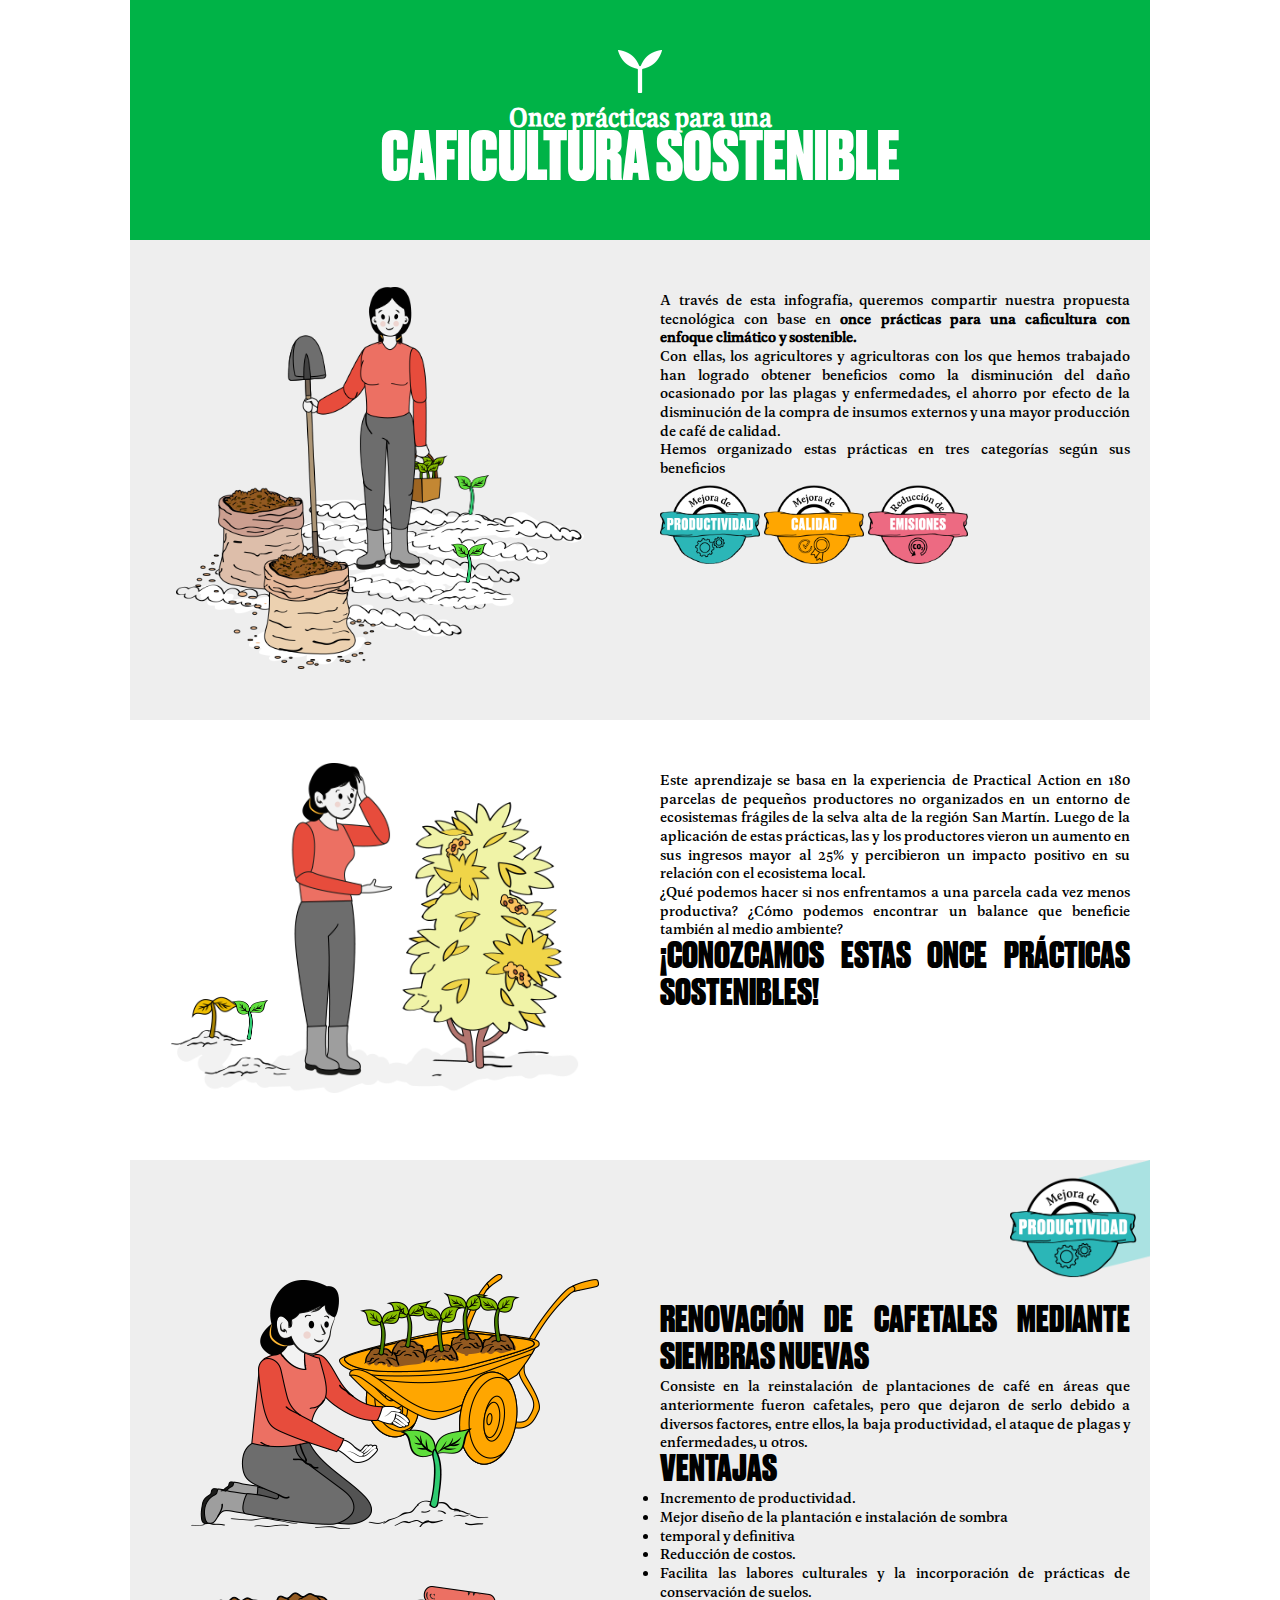
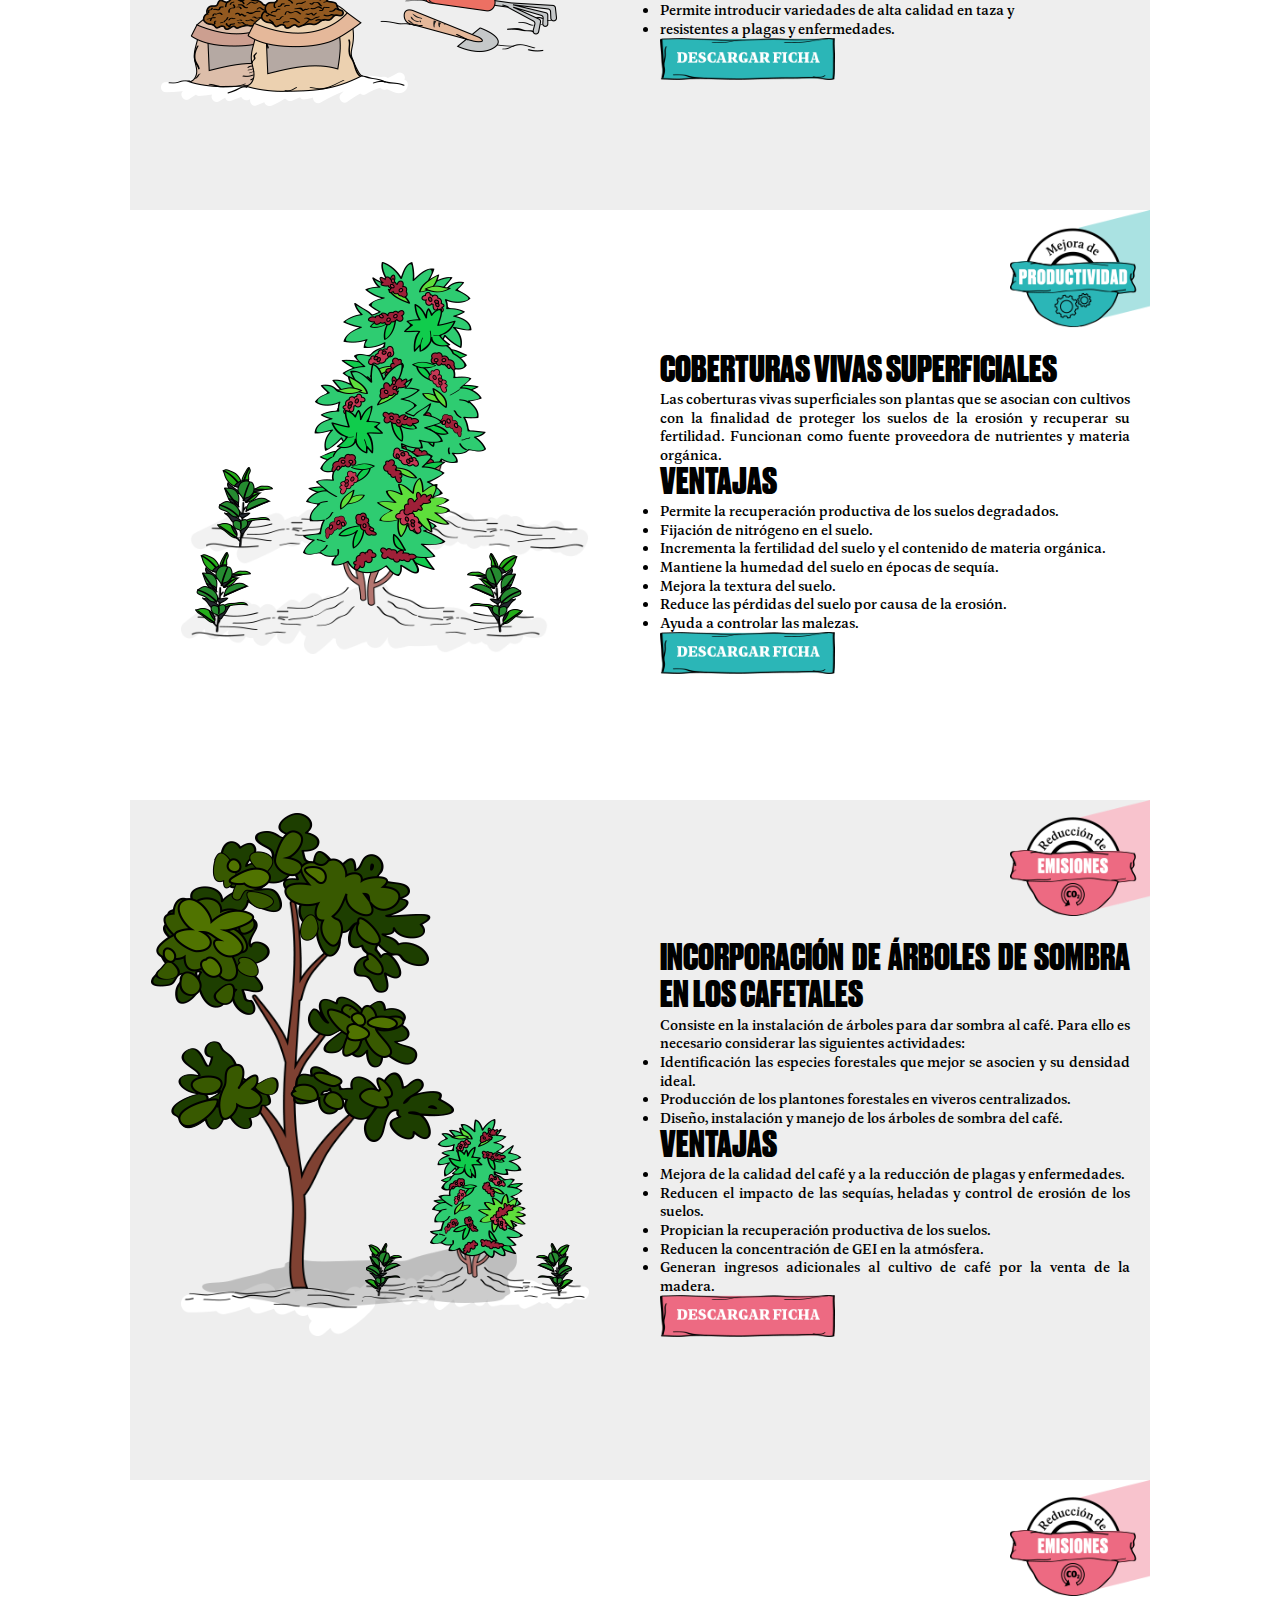
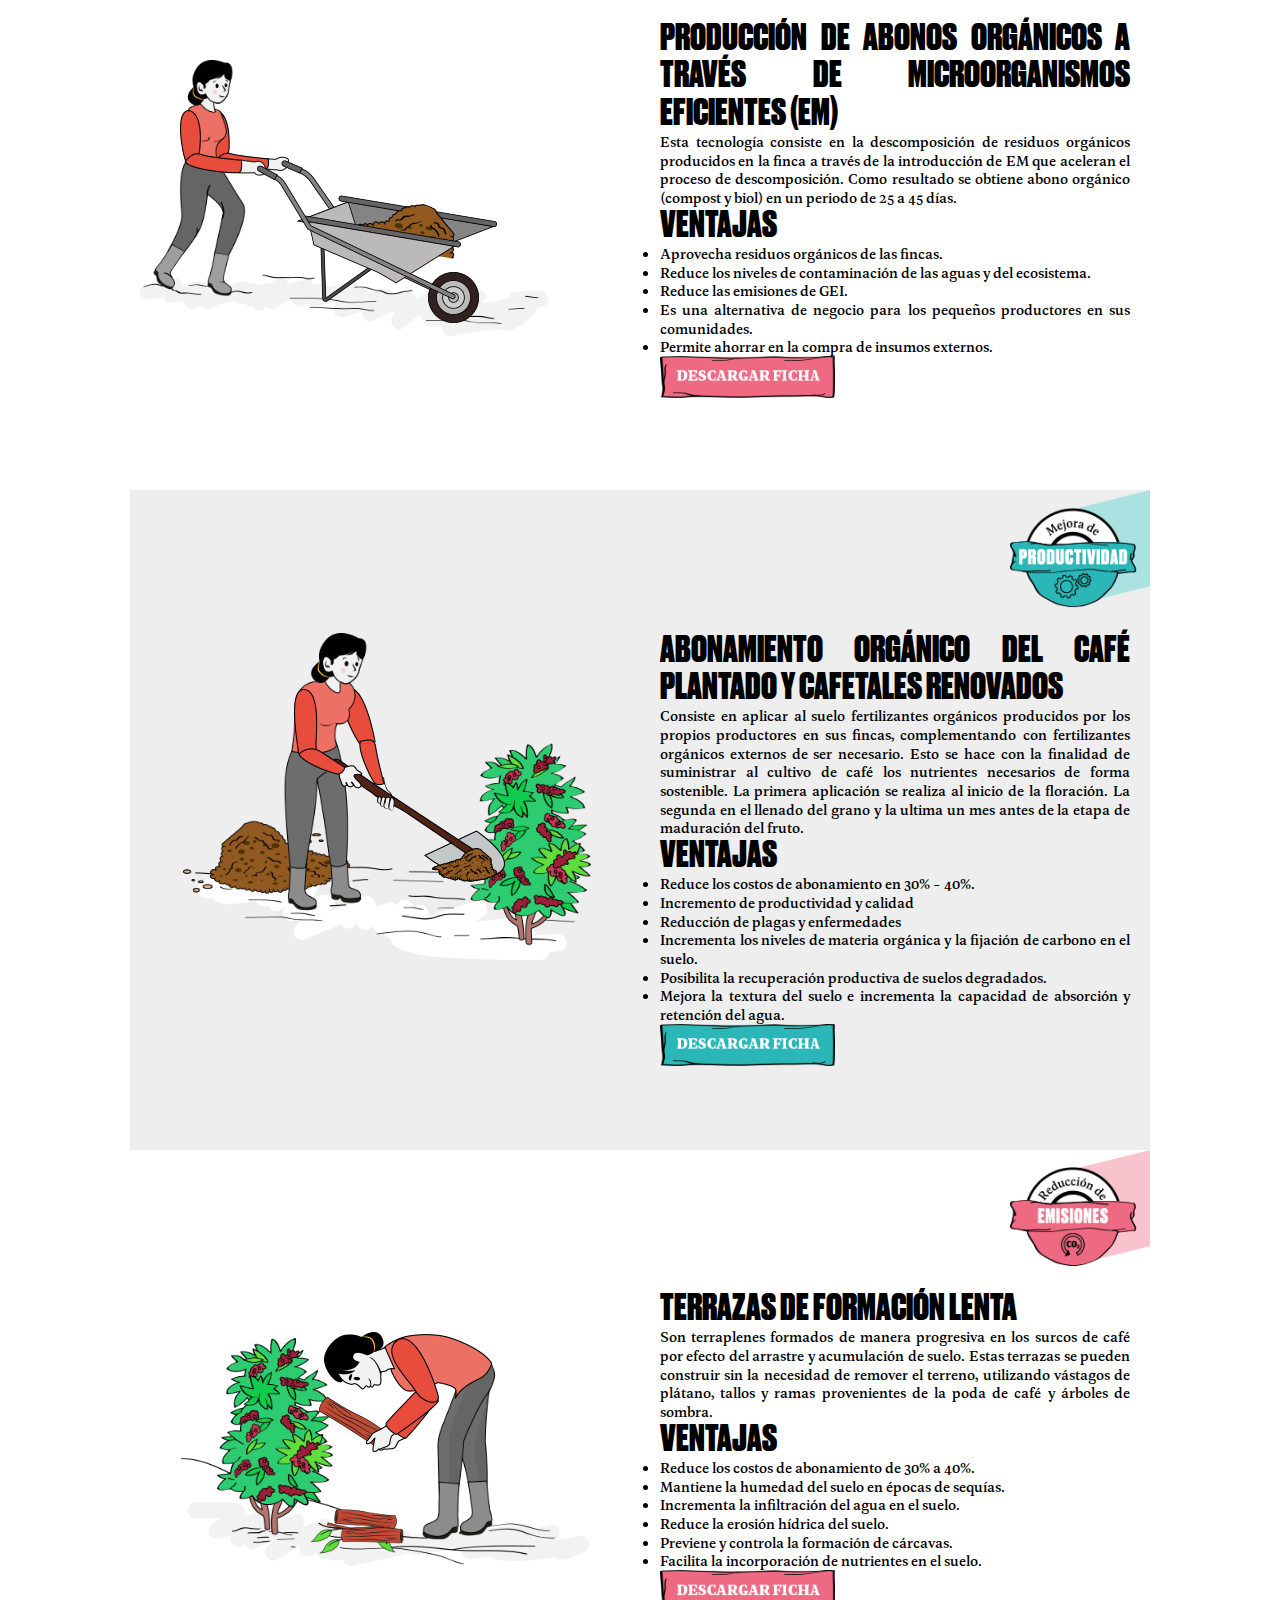
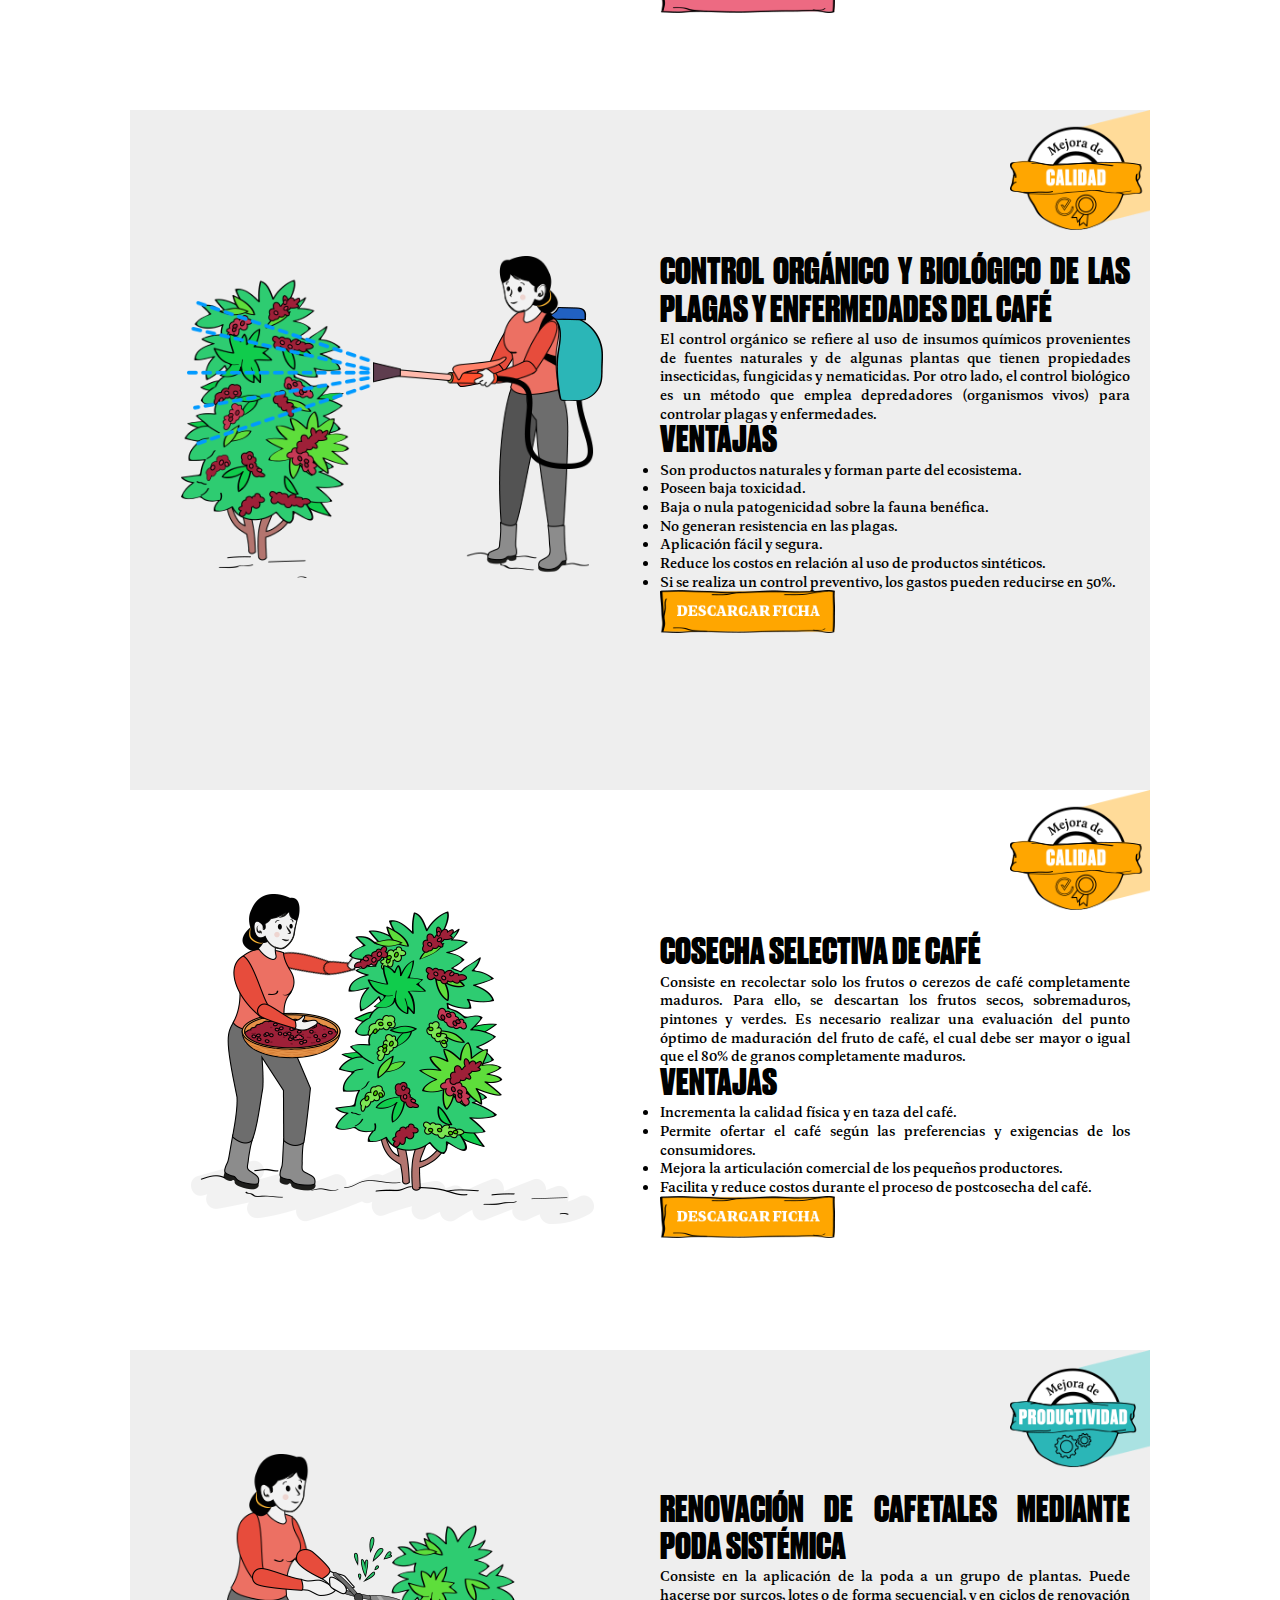
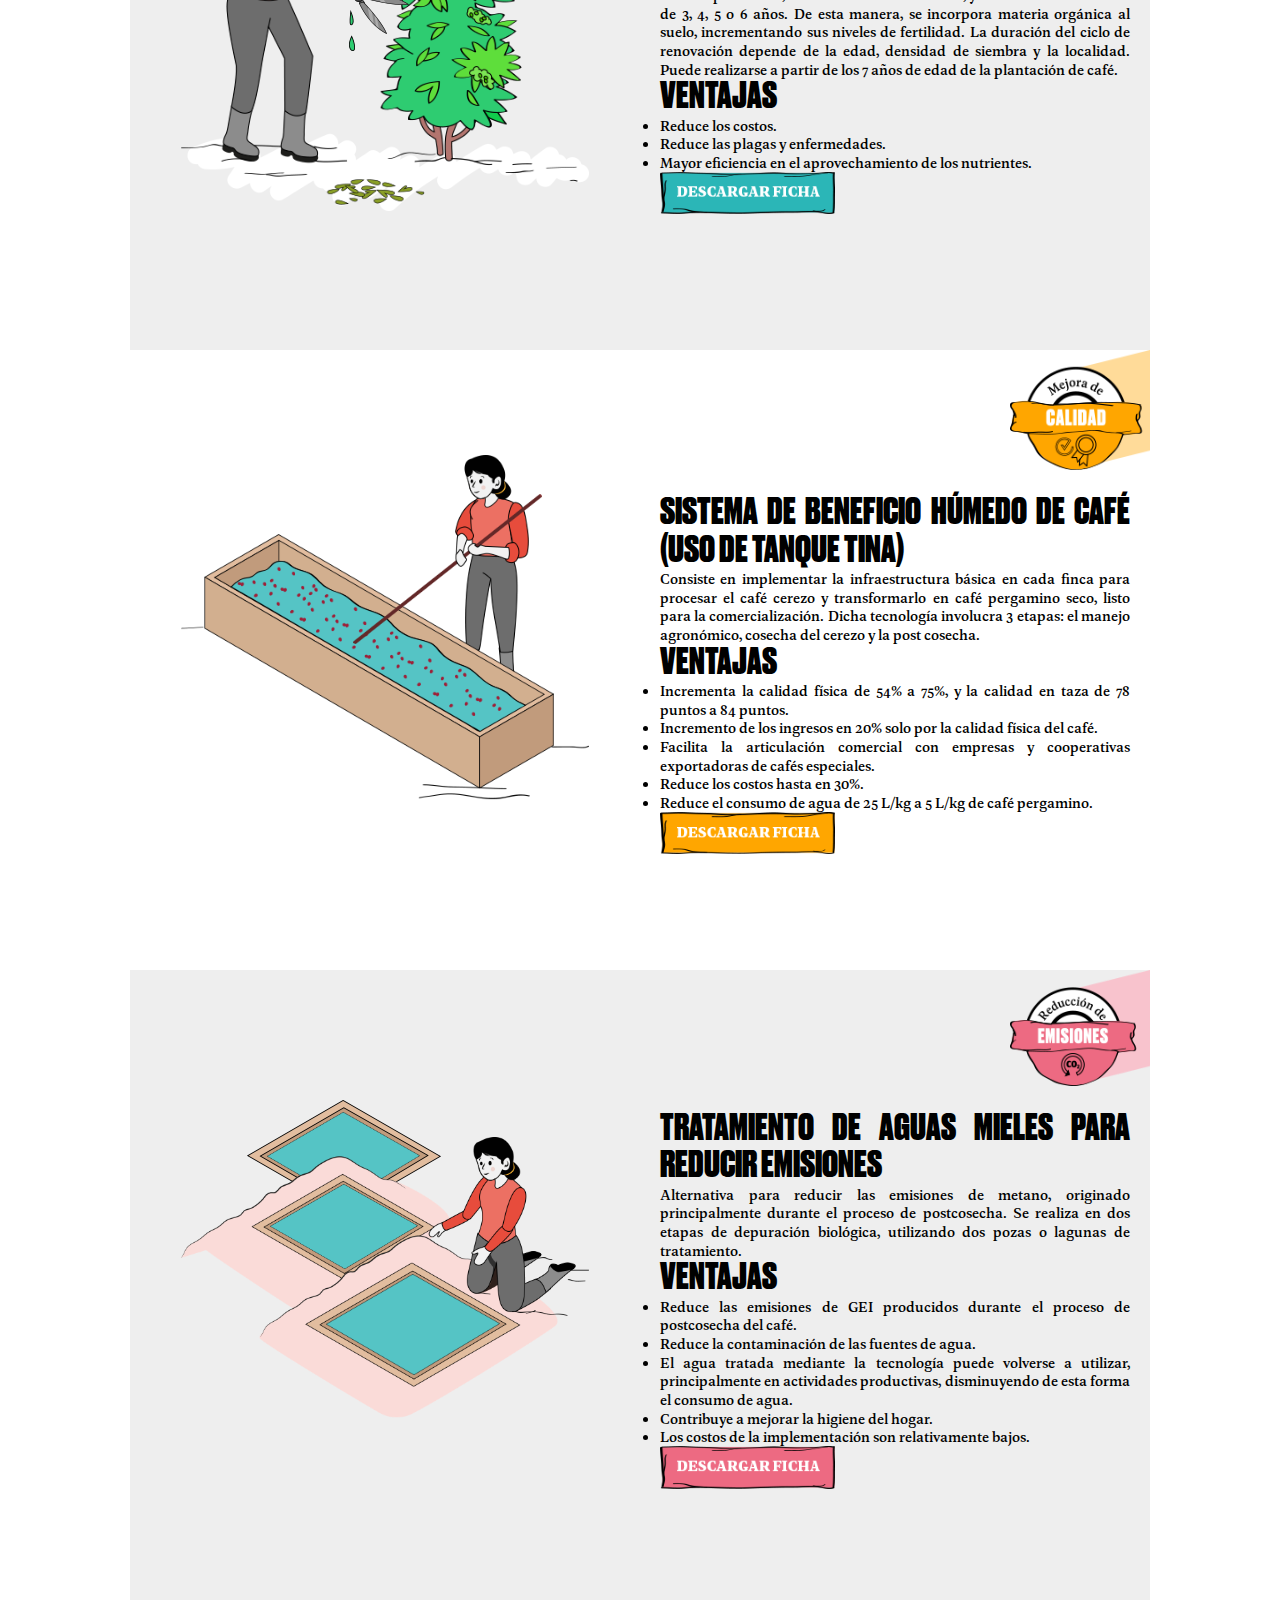
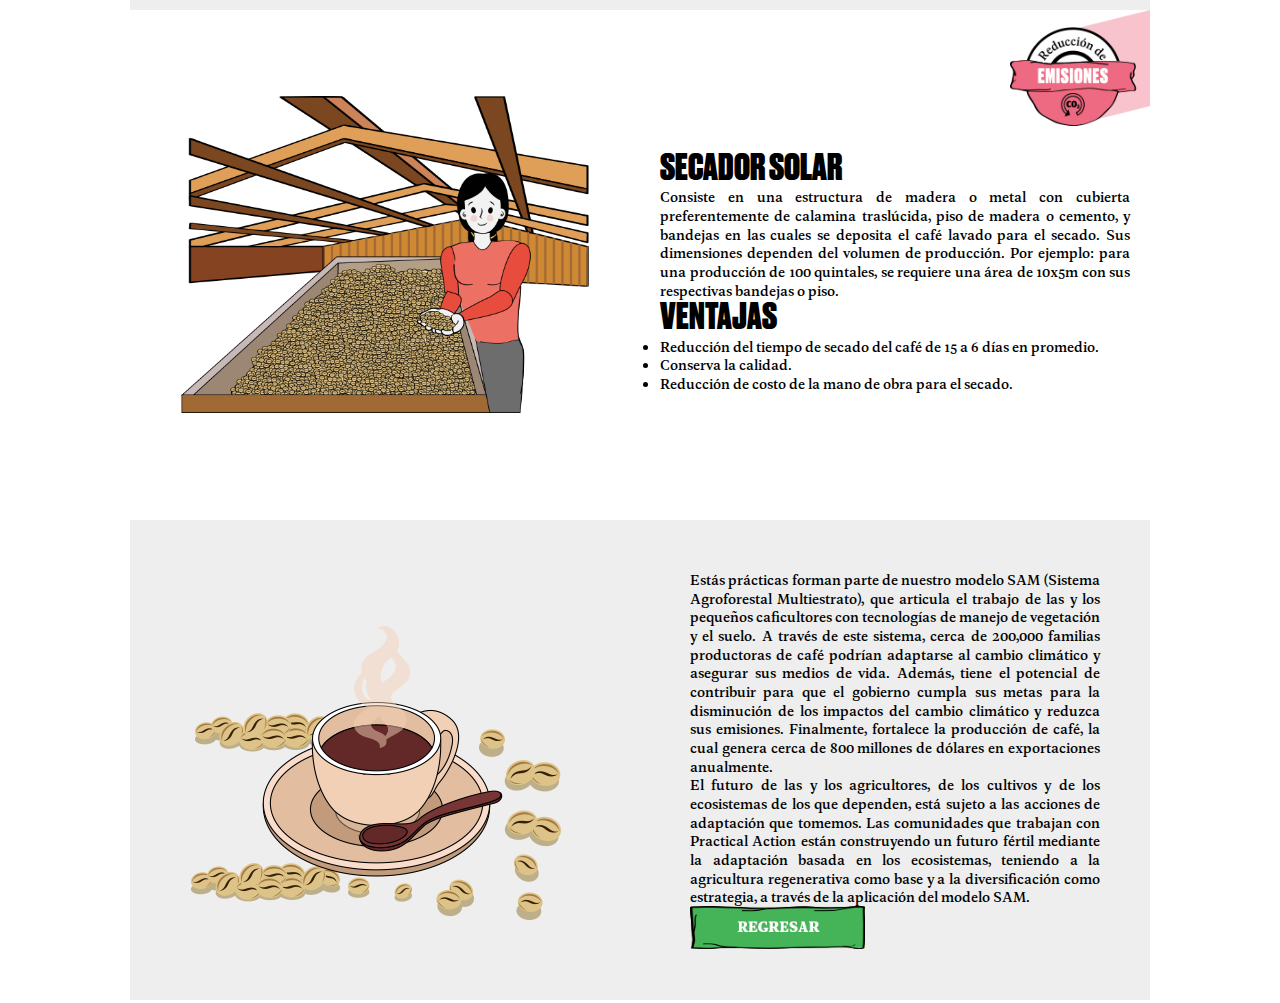
<file: index.html>
<!doctype html>
<html lang="es">
<head>
    <meta charset="utf-8">
    <title>Once tecnologías para una caficultura sostenible</title>
    <meta name="viewport" content="width=device-width, initial-scale=1">
    <script src="https://ajax.googleapis.com/ajax/libs/jquery/3.5.1/jquery.min.js"></script>
    <link href="https://cdn.jsdelivr.net/npm/bootstrap@5.0.0-beta3/dist/css/bootstrap.min.css" rel="stylesheet" integrity="sha384-eOJMYsd53ii+scO/bJGFsiCZc+5NDVN2yr8+0RDqr0Ql0h+rP48ckxlpbzKgwra6" crossorigin="anonymous">
    <script src="https://cdn.jsdelivr.net/npm/bootstrap@5.0.0-beta3/dist/js/bootstrap.bundle.min.js" integrity="sha384-JEW9xMcG8R+pH31jmWH6WWP0WintQrMb4s7ZOdauHnUtxwoG2vI5DkLtS3qm9Ekf" crossorigin="anonymous"></script>
    <link rel="stylesheet" href="css/estilo.css">
    <script src="https://unpkg.com/aos@2.3.1/dist/aos.js"></script>


</head>
<body>
<main>

<div class="grid-container">
    <!--
     <div id="idInicio" style="background-color: #00b347;height: 300px;padding-top: 30px;text-align: center;position: relative;">

         <div style="height:185px;margin: 0;position: relative;top: 50%;left: 50%;-ms-transform: translate(-50%, -50%);transform: translate(-50%, -50%);">
        </div>
    </div>
  -->
    <div id="responsive-titulo" style="display: grid;grid-template-columns: auto;background-color: #00b347;padding: 50px;box-sizing:border-box;">
        <div style="text-align: center;height: 50px;">
            <img id="plan" zoom-in-up src="img/fot1/planta_intro.png" />
        </div>
        <div class="subtituloh4" style="text-align: center;height: 20px;">
            <h4 class="subtitulo" style="font-family: 'Ludka Biniek';color: white;font-size: 20pt;">Once prácticas para una</h4>
        </div>
        <div style="text-align: center;height: 70px;">
            <span class="titulo" style="font-family: 'Druk Heavy';color: white;font-size: 50pt;">CAFICULTURA SOSTENIBLE</span>
        </div>
    </div>


    <!----- FOTOGRAMA 01 ----->
    <div id="sec1" class="grid-sub-container" style="background-color: #eeeeee;height: 480px">
        <div class="imagen1" style="max-width: 100%;position: relative;width:510px;height: 470px;margin: 0 auto;">
            <img id="imgFt1" src="img/fot1/fot1_ESTATICO.png" class="img-puestas" style="top:10%;left: 9%;" />
            <img id="Planta1Ft1" height="40px" src="img/fot1/fot1_plantaCRECER.png" class="img-puestas" style="top:50%;left: 63.5%;" />
            <img id="Planta2Ft1" height="40px" src="img/fot1/fot1_plantaCRECER.png" class="img-puestas" style="top:64.5%;left: 63%;" />
        </div>
        <div class="respon-textito1" style="max-width: 100%;width:510px;height: 470px;padding: 50px 20px;text-align: justify;">
            <p class="textoCudadrado">
                A través de esta infografía, queremos compartir nuestra propuesta tecnológica con base en <b>once prácticas para una caficultura con enfoque climático y sostenible.</b>
            </p>
            <p class="textoCudadrado">
                Con ellas, los agricultores y agricultoras con los que hemos trabajado han logrado obtener beneficios como la disminución del daño ocasionado por las plagas y enfermedades, el ahorro por efecto de la disminución de la compra de insumos externos y una mayor producción de café de calidad.
            </p>
            <p class="textoCudadrado">
                Hemos organizado estas prácticas en tres categorías según sus beneficios
            </p>
            <div style="background-color: transparent;">
                <img src="img/estampas/sello3.png" style="max-width: 100px;" />
                <img src="img/estampas/sello2.png" style="max-width: 100px;"/>
                <img src="img/estampas/sello1.png" style="max-width: 100px;"/>
            </div>
        </div>
    </div>
    <!----- FOTOGRAMA 02 data-aos="fade-up" data-aos-duration="3000" ----->
    <div id="sec2" class="grid-sub-container" style="background-color: white;height: 440px">
        <div class="imagen2" style="max-width: 100%;position: relative;width:510px;height: 430px;margin: 0 auto;">
            <img src="img/fot2/fot2_ESTATICO.png" class="img-puestas" style="top:10%;left: 8%;" />
            <img id="plantaFt2" height="40px"  src="img/fot2/fot2_plantaCRECER.png" class="img-puestas" style="top:65%;left: 20%;" />
        </div>
        <div class="respon-textito2"  style="max-width: 100%;height: 430px;padding: 50px 20px;text-align: justify;">
            <p class="textoCudadrado">
                Este aprendizaje se basa en la experiencia de Practical Action en 180 parcelas de pequeños productores no organizados en un entorno de ecosistemas frágiles de la selva alta de la región San Martín. Luego de la aplicación de estas prácticas, las y los productores vieron un aumento en sus ingresos mayor al 25% y percibieron un impacto positivo en su relación con el ecosistema local.
            </p>
            <p class="textoCudadrado">
                ¿Qué podemos hacer si nos enfrentamos a una parcela cada vez menos productiva? ¿Cómo podemos encontrar un balance que beneficie también al medio ambiente?
            </p>

            <div>
            <div class="tituloCuadrado">
                ¡CONOZCAMOS ESTAS ONCE PRÁCTICAS SOSTENIBLES!
            </div>
            </div>
        </div>
    </div>
    <!----- FOTOGRAMA 03 ----->
    <div id="sec3" class="grid-sub-container" style="background-color: #eeeeee;height: 650px;">
        <div id="sec3img" style="max-width: 100%;position: relative;width:510px;height: 600px;margin: 0 auto;">
            <img id="img1Ft3" src="img/fot3/fot3_ESTATICO.png" class="img-puestas" style="top:20%;left: 12%;z-index: 3;"/>
            <img id="img2Ft3" src="img/fot3/fot3_objeto1_ESTATICO.png" class="img-puestas" style="top:19%;left: 41%;"/>
            <img id="img3Ft3" src="img/fot3/fot3_objeto2_ESTATICO.png" class="img-puestas" style="top:71%;left: 6%;"/>
            <img id="mano1Ft3" src="img/fot3/fot3_mujer1_mano2atras.png" class="img-puestas" style="top:32.4%;left: 35%;z-index: 2;"/>
            <img id="mano2Ft3" src="img/fot3/fot3_mujer1_mano1.png" class="img-puestas" style="top:33%;left: 25.1%;z-index: 4;"/>
        </div>
        <div id="sec3img1" style="max-width: 100%;height:600px;">
            <div style="background-color: transparent;text-align: right;">
                <img src="img/fot3/sello3A.png" style="max-width: 140px;"/>
            </div>
            <div style="padding: 20px; text-align: justify;">
                <div>
            <div class="tituloCuadrado">
                RENOVACIÓN DE CAFETALES
                MEDIANTE SIEMBRAS NUEVAS
            </div>
                </div>
                <p class="textoCudadrado">
                    Consiste en la reinstalación de plantaciones de café en áreas
                    que anteriormente fueron cafetales, pero que dejaron de serlo
                    debido a diversos factores, entre ellos, la baja productividad,
                    el ataque de plagas y enfermedades, u otros.
                </p>
                <div>
            <div class="tituloCuadrado">
                VENTAJAS
            </div>
                <ul class="textoCudadrado">
                    <li>Incremento de productividad.</li>
                    <li>Mejor diseño de la plantación e instalación de sombra</li>
                    <li>temporal y definitiva</li>
                    <li>Reducción de costos.</li>
                    <li>Facilita las labores culturales y la incorporación de prácticas de conservación de suelos.</li>
                    <li>Permite introducir variedades de alta calidad en taza y</li>
                    <li>resistentes a plagas y enfermedades.</li>
                </ul>
                </div>
                <p>
                    <a href="pdf/fot3 - Renovacion de cafetales mediante siembras nuevas.pdf" target="_blank" ><img src="img/boton/boton-celeste.png" style="max-width: 175px;" /> </a>
                </p>
            </div>
        </div>
    </div>
    <!----- FOTOGRAMA 04 ----->
    <div id="sec4" class="grid-sub-container" style="background-color: white;height: 590px">
        <div id="sec4img1" style="max-width: 100%;position: relative;width:510px;height: 520px;margin: 0 auto;">
            <img id="imgEst1Ft4" src="img/fot4/fot4_ESTATICO.png" class="img-puestas" />
            <img id="PlantaGra1Ft4" src="img/fot4/fot4_planta1.png" class="img-puestas" />
            <img id="PlantaGra2Ft4" src="img/fot4/fot4_planta2.png" class="img-puestas" />
            <img id="Planta1Ft4" src="img/fot4/fot4_planta3.png" class="img-puestas" />
            <img id="Planta2Ft4" src="img/fot4/fot4_planta3.png" class="img-puestas" />
            <img id="Planta3Ft4" src="img/fot4/fot4_planta4.png" class="img-puestas" />
        </div>
        <div id="sec4img2" style="max-width: 100%;max-height:100%;width:510px;height: 540px">
            <div style="background-color: transparent;text-align: right">
                <img src="img/fot4/sello3A.png" style="max-width: 140px;" />
            </div>
            <div style="padding: 20px;text-align: justify;">
                <div class="textoCudadrado">
                            <div class="tituloCuadrado">
                                COBERTURAS
                                VIVAS SUPERFICIALES
                            </div>
                </div>
                <p class="textoCudadrado">
                    Las coberturas vivas superficiales son plantas que se asocian
                    con cultivos con la finalidad de proteger los suelos de la
                    erosión y recuperar su fertilidad. Funcionan como fuente
                    proveedora de nutrientes y materia orgánica.
                </p>
                <div class="textoCudadrado">
                        <div class="tituloCuadrado">
                            VENTAJAS
                        </div>
                <ul class="textoCudadrado">
                    <li>Permite la recuperación productiva de los suelos degradados.</li>
                    <li>Fijación de nitrógeno en el suelo.</li>
                    <li>Incrementa la fertilidad del suelo y el contenido de materia orgánica.</li>
                    <li>Mantiene la humedad del suelo en épocas de sequía.</li>
                    <li>Mejora la textura del suelo.</li>
                    <li>Reduce las pérdidas del suelo por causa de la erosión.</li>
                    <li>Ayuda a controlar las malezas.</li>
                </ul>
                <p>
                    <a href="pdf/fot4 - Coberturas vivas superficiales.pdf" target="_blank" ><img src="img/boton/boton-celeste.png" style="max-width: 175px;" /></a>
                </p>
                </div>
            </div>
        </div>
    </div>
    <!----- FOTOGRAMA 05 ----->
    <div id="sec5" class="grid-sub-container" style="background-color:#eeeeee;height: 680px">
        <div id="sec5img1" style="max-width: 100%;;position: relative;width:510px;height: 590px;margin: 0 auto;">
            <img id="imgEst1Ft5" src="img/fot5/fot5_ESTATICO.png" class="img-puestas" style="top:17%;left: 10%;" />
            <img id="arbolFt5" src="img/fot5/fot5_arbol1.png" class="img-puestas" />
            <img id="arboitoFt5" src="img/fot5/fot5_cafe.png" class="img-puestas" />
            <img id="planta1Ft5" src="img/fot5/fot5_planta1.png" class="img-puestas" />
            <img id="planta2Ft5" src="img/fot5/fot5_planta2.png" class="img-puestas" />
        </div>
        <div id="sec5img2" style="max-width: 100%;max-height:100%;width:510px;height: 590px">
            <div style="background-color: transparent;text-align: right">
                <img src="img/fot5/sello1A.png" style="max-width: 140px;" />
            </div>
            <div style="padding: 20px;text-align: justify;">
                <div>
                <div class="tituloCuadrado">
                    INCORPORACIÓN DE ÁRBOLES
                    DE SOMBRA EN LOS CAFETALES
                </div>
                </div>

                <p class="textoCudadrado">
                    Consiste en la instalación de árboles para dar sombra al café.
                    Para ello es necesario considerar las siguientes actividades:

                <ul class="textoCudadrado">
                    <li>Identificación las especies forestales que mejor se asocien y su densidad ideal.</li>
                    <li>Producción de los plantones forestales en viveros centralizados.</li>
                    <li>Diseño, instalación y manejo de los árboles de sombra del café.</li>
                </ul>
                </p>

                <div>
                <div class="tituloCuadrado">
                    VENTAJAS
                </div>

                <ul class="textoCudadrado">
                    <li>Mejora de la calidad del café y a la reducción de plagas y enfermedades.</li>
                    <li>Reducen el impacto de las sequías, heladas y control de erosión de los suelos.</li>
                    <li>Propician la recuperación productiva de los suelos.</li>
                    <li>Reducen la concentración de GEI en la atmósfera.</li>
                    <li>Generan ingresos adicionales al cultivo de café por la venta de la madera.</li>
                </ul>
                <p>
                    <a href="pdf/fot5 - incorporacion de arboles.pdf" target="_blank"><img src="img/boton/boton-rosa.png" style="max-width: 175px;" /></a>
                </p>
                </div>
            </div>
        </div>
    </div>
    <!----- FOTOGRAMA 06 ----->
    <div id="sec6" class="grid-sub-container" style="background-color:white;height: 610px">
        <div id="sec6img1" style="max-width: 100%;position: relative;width:510px;height: 600px;margin: 0 auto;">
            <img id="imgEst1Ft6" src="img/fot6/fot6_mujer_ESTATICO.png" class="img-puestas" />
            <img id="brazo61" src="img/fot6/fot6_brazoDER.png" class="img-puestas" />
            <img id="brazo62" src="img/fot6/fot6_brazoIZQ.png" class="img-puestas" />
            <img id="tierra61" src="img/fot6/fot6_tierra.png" class="img-puestas" />
            <img id="tierra62" src="img/fot6/fot6_tierra1.png" class="img-puestas" />
        </div>
        <div id="sec6img2" style="max-width: 100%;max-height:100%;width:510px;height: 600px">
            <div style="background-color: transparent;text-align: right">
                <img src="img/fot6/sello1A.png" style="max-width: 140px;" />
            </div>
            <div style="padding: 20px;text-align: justify;">
                <div class="tituloCuadrado">
                    PRODUCCIÓN DE ABONOS ORGÁNICOS
                    A TRAVÉS DE MICROORGANISMOS
                    EFICIENTES (EM)
            </div>
                <p class="textoCudadrado">
                    Esta tecnología consiste en la descomposición de residuos orgánicos producidos en la finca a través de la introducción de EM que aceleran el proceso de descomposición. Como resultado se obtiene abono orgánico (compost y biol) en un periodo de 25 a 45 días.
                </p>

                <div class="tituloCuadrado">
                    VENTAJAS
            </div>
                <p>
                <ul class="textoCudadrado">
                    <li>Aprovecha residuos orgánicos de las fincas.</li>
                    <li>Reduce los niveles de contaminación de las aguas y del ecosistema.</li>
                    <li>Reduce las emisiones de GEI.</li>
                    <li>Es una alternativa de negocio para los pequeños productores en sus comunidades.</li>
                    <li>Permite ahorrar en la compra de insumos externos.</li>
                </ul>
                </p>
                <p>
                    <a href="pdf/fot6 - produccion de abonos organicos.pdf" target="_blank"><img src="img/boton/boton-rosa.png" style="max-width: 175px;" /></a>
                </p>
            </div>
        </div>
    </div>
    <!----- FOTOGRAMA 07 ----->
    <div id="sec7" class="grid-sub-container" style="background-color:#eeeeee;height: 660px">
        <div id="sec7img1" style="max-width: 100%;position: relative;width:510px;height: 550px;margin: 0 auto;">
            <img id="imgEst1Ft7" src="img/fot7/fot7_mujer_ESTATICO.png" class="img-puestas" />
            <img id="brazo71" src="img/fot7/fot7_brazoDER.png" class="img-puestas" />
            <img id="brazo72" src="img/fot7/fot7_brazoIZQ.png" class="img-puestas" />
            <img id="barro73" src="img/fot7/fot7_tierraABAJO.png" class="img-puestas" />
            <img id="barro74" src="img/fot7/fot7_tierraARRIBA.png" class="img-puestas" />
        </div>
        <div id="sec7img2" style="max-width: 100%;max-height:100%;width:510px;height: 560px">
            <div style="text-align: right">
                <img src="img/fot7/sello3A.png" style="max-width: 140px;" />
            </div>
            <div style="padding: 20px;text-align: justify;">
                <div class="tituloCuadrado">
                ABONAMIENTO ORGÁNICO DEL CAFÉ
                    PLANTADO Y CAFETALES RENOVADOS
            </div>
                <p class="textoCudadrado">
                    Consiste en aplicar al suelo fertilizantes orgánicos producidos por los propios productores en sus fincas, complementando con fertilizantes orgánicos externos de ser necesario. Esto se hace con la finalidad de suministrar al cultivo de café los nutrientes necesarios de forma sostenible. La primera aplicación se realiza al inicio de la floración. La segunda en el llenado del grano y la ultima un mes antes de la etapa de maduración del fruto.
                </p>

                <div class="tituloCuadrado">
                    VENTAJAS
            </div>
                <p>
                <ul class="textoCudadrado">
                    <li>Reduce los costos de abonamiento en 30% - 40%.</li>
                    <li>Incremento de productividad y calidad</li>
                    <li>Reducción de plagas y enfermedades</li>
                    <li>Incrementa los niveles de materia orgánica y la fijación de carbono en el suelo.</li>
                    <li>Posibilita la recuperación productiva de suelos degradados.</li>
                    <li>Mejora la textura del suelo e incrementa la capacidad de absorción y retención del agua.</li>
                </ul>
                </p>
                <p>
                   <a href="pdf/fot7 - abonamiento organico del cafe.pdf" target="_blank"> <img src="img/boton/boton-celeste.png" style="max-width: 175px;" /></a>
                </p>
            </div>
        </div>
    </div>
    <!----- FOTOGRAMA 08 ----->
    <div id="sec8" class="grid-sub-container" style="background-color:white;height: 560px">
        <div id="sec8img1" style="max-width: 100%;position: relative;width:510px;height: 520px;margin: 0 auto;">
            <img id="imgEst1Ft8" src="img/fot8/fot8_mujer-fondo_ESTATICO.png" class="img-puestas" />
            <img id="persona81" src="img/fot8/fot8_mujer.png" class="img-puestas" />
            <img id="imgEst2Ft8" src="img/fot8/fot8_planta_creciendo.png" class="img-puestas" height="170px" />
            <img id="persona82" src="img/fot8/fot8_tronco1.png" class="img-puestas" />
            <img id="persona83" src="img/fot8/fot8_tronco2.png" class="img-puestas" />
        </div>
        <div id="sec8img2" style="max-width: 100%;max-height:100%;width:510px;height: 520px">
            <div style="background-color: transparent;text-align: right">
                <img src="img/fot8/sello1A.png" style="max-width: 140px;" />
            </div>
            <div style="padding: 20px;text-align: justify;">
                <div class="tituloCuadrado">
                TERRAZAS DE FORMACIÓN LENTA
            </div>
                <p class="textoCudadrado">
                    Son terraplenes formados de manera progresiva en los surcos de café por efecto del arrastre y acumulación de suelo. Estas terrazas se pueden construir sin la necesidad de remover el terreno, utilizando vástagos de plátano, tallos y ramas provenientes de la poda de café y árboles de sombra.
                </p>

                <div class="tituloCuadrado">
                    VENTAJAS
            </div>
                <p>
                <ul class="textoCudadrado">
                    <li>Reduce los costos de abonamiento de 30% a 40%.</li>
                    <li>Mantiene la humedad del suelo en épocas de sequías.</li>
                    <li>Incrementa la infiltración del agua en el suelo.</li>
                    <li>Reduce la erosión hídrica del suelo.</li>
                    <li>Previene y controla la formación de cárcavas.</li>
                    <li>Facilita la incorporación de nutrientes en el suelo.</li>
                </ul>
                </p>
                <p>
                    <a href="pdf/fot8 - Terrazas de formacion lenta.pdf" target="_blank"><img src="img/boton/boton-rosa.png" style="max-width: 175px;" /></a>
                </p>
            </div>
        </div>
    </div>
    <!----- FOTOGRAMA 09 ----->
    <div id="sec9" class="grid-sub-container" style="background-color:#eeeeee;height: 680px">
        <div id="sec9img1" style="max-width: 100%;position: relative;width:510px;height: 560px;margin: 0 auto;">
            <img id="imgEst1Ft9" src="img/fot9/fot9_mujer_ESTATICO.png" class="img-puestas" />
            <img id="brazo91" src="img/fot9/fot9_brazoDER.png" class="img-puestas" />
            <img id="brazo92" src="img/fot9/fot9_brazoIZQ.png" class="img-puestas" />
            <img id="imgEst2Ft9" src="img/fot9/fot9_mochila_ESTATICO.png" class="img-puestas" />
        </div>
        <div id="sec9img2" style="max-width: 100%;max-height:100%;width:510px;height: 560px">
            <div style="background-color: transparent;text-align: right">
                <img src="img/fot9/sello2A.png" style="max-width: 140px;" />
            </div>
            <div style="padding: 20px;text-align: justify;">
                <div class="tituloCuadrado">
                CONTROL ORGÁNICO Y BIOLÓGICO
                    DE LAS PLAGAS Y ENFERMEDADES
                    DEL CAFÉ
            </div>
                <p class="textoCudadrado">
                    El control orgánico se refiere al uso de insumos químicos provenientes de fuentes naturales y de algunas plantas que tienen propiedades insecticidas, fungicidas y nematicidas. Por otro lado, el control biológico es un método que emplea depredadores (organismos vivos) para controlar plagas y enfermedades.
                </p>

                <div class="tituloCuadrado">
                    VENTAJAS
            </div>
                <p>
                <ul class="textoCudadrado">
                    <li>Son productos naturales y forman parte del ecosistema.</li>
                    <li>Poseen baja toxicidad.</li>
                    <li>Baja o nula patogenicidad sobre la fauna benéfica.</li>
                    <li>No generan resistencia en las plagas.</li>
                    <li>Aplicación fácil y segura.</li>
                    <li>Reduce los costos en relación al uso de productos sintéticos.</li>
                    <li>Si se realiza un control preventivo, los gastos pueden reducirse en 50%.</li>
                </ul>
                </p>
                <p>
                    <a href="pdf/fot9 - Control organico y biologico de las plagas y enfermedades del cafe.pdf" target="_blank"><img src="img/boton/boton-amarillo.png" style="max-width: 175px;" /></a>
                </p>
            </div>
        </div>
    </div>
    <!----- FOTOGRAMA 10 ----->
    <div id="sec10" class="grid-sub-container" style="background-color:white;height: 560px">
        <div id="sec10img1" style="max-width: 100%;position: relative;width:510px;height: 520px;margin: 0 auto;">
            <img id="imgEst1Ft10" src="img/fot10/fot10_mujer_ESTATICO.png" class="img-puestas" />
            <img id="fruto101" src="img/fot10/fot10_cafecitofruto.png" class="img-puestas" />
            <img id="fruto102" src="img/fot10/fot10_mujerBRAZO.png" class="img-puestas" />
        </div>
        <div id="sec10img2" style="max-width: 100%;max-height:100%;width:510px;height: 520px">
            <div style="background-color: transparent;text-align: right">
                <img src="img/fot10/sello2A.png" style="max-width: 140px;" />
            </div>
            <div style="padding: 20px;text-align: justify;">
                <div class="tituloCuadrado">
                COSECHA SELECTIVA DE CAFÉ
            </div>
                <p class="textoCudadrado">
                    Consiste en recolectar solo los frutos o cerezos de café completamente maduros. Para ello, se descartan los frutos secos, sobremaduros, pintones y verdes. Es necesario realizar una evaluación del punto óptimo de maduración del fruto de café, el cual debe ser mayor o igual que el 80% de granos completamente maduros.
                </p>
                <div class="tituloCuadrado">
                    VENTAJAS
            </div>
                <p>
                <ul class="textoCudadrado">
                    <li>Incrementa la calidad física y en taza del café.</li>
                    <li>Permite ofertar el café según las preferencias y exigencias de los consumidores.</li>
                    <li>Mejora la articulación comercial de los pequeños productores.</li>
                    <li>Facilita y reduce costos durante el proceso de postcosecha del café.</li>
                </ul>
                </p>
                <p>
                    <a href="pdf/fot10 - Cosecha selectiva de cafe.pdf" target="_blank"><img src="img/boton/boton-amarillo.png" style="max-width: 175px;" /></a>
                </p>
            </div>
        </div>
    </div>
    <!----- FOTOGRAMA 11 ----->
    <div id="sec11" class="grid-sub-container" style="background-color:#eeeeee;height: 600px">
        <div id="sec11img1" style="max-width: 100%;position: relative;width:510px;height: 520px;margin: 0 auto;">
            <img id="imgEst1Ft11" src="img/fot11/fot11_mujer_ESTATICO.png" class="img-puestas" />
            <img id="brazo111" src="img/fot11/fot11_brazoconTIJERA1.png" class="img-puestas" />
            <img id="brazo112" src="img/fot11/fot11_brazoconTIJERA2.png" class="img-puestas" />
            <img id="imgEst2Ft11" src="img/fot11/fot11_hojas1.png" class="img-puestas" />
            <img id="hoja113" src="img/fot11/fot11_hojas2CAYENDOSE.png" class="img-puestas" />
            <img id="imgEst3Ft11" src="img/fot11/fot11_tijeraCIRCULO.png" class="img-puestas" />
        </div>
        <div id="sec11img2" style="max-width: 100%;max-height:100%;width:510px;height: 520px">
            <div style="background-color: transparent;text-align: right">
                <img src="img/fot11/sello3A.png" style="max-width: 140px;" />
            </div>
            <div style="padding: 20px;text-align: justify;">
                <div class="tituloCuadrado">
                RENOVACIÓN DE CAFETALES
                    MEDIANTE PODA SISTÉMICA
            </div>
                <p class="textoCudadrado">
                    Consiste en la aplicación de la poda a un grupo de plantas. Puede hacerse por surcos, lotes o de forma secuencial, y en ciclos de renovación de 3, 4, 5 o 6 años. De esta manera, se incorpora materia orgánica al suelo, incrementando sus niveles de fertilidad. La duración del ciclo de renovación depende de la edad, densidad de siembra y la localidad. Puede realizarse a partir de los 7 años de edad de la plantación de café.
                </p>
                <div class="tituloCuadrado">
                    VENTAJAS
            </div>
                <p>
                <ul class="textoCudadrado">
                    <li>Reduce los costos.</li>
                    <li>Reduce las plagas y enfermedades.</li>
                    <li>Mayor eficiencia en el aprovechamiento de los nutrientes.</li>
                </ul>
                </p>
                <p>
                    <a href="pdf/fot11 - Renovacion de cafetales mediante poda sistemica.pdf" target="_blank"><img src="img/boton/boton-celeste.png" style="max-width: 175px;" /></a>
                </p>
            </div>
        </div>
    </div>
    <!----- FOTOGRAMA 12 ----->
    <div id="sec12" class="grid-sub-container" style="background-color:white;height: 620px">
        <div id="sec12img1" style="max-width: 100%;position: relative;width:510px;height: 525px;margin: 0 auto;">
            <img id="imgEst1Ft12" src="img/fot12/fot12_mujer_ESTATICO.png" class="img-puestas" />
            <img id="brazo121" src="img/fot12/fot12_brazos.png" class="img-puestas" />
        </div>
        <div id="sec12img2" style="max-width: 100%;max-height:100%;width:510px;height: 525px">
            <div style="background-color: transparent;text-align: right">
                <img src="img/fot12/sello2A.png" style="max-width: 140px;" />
            </div>
            <div style="padding: 20px;text-align: justify;">
                <div class="tituloCuadrado">
                SISTEMA DE BENEFICIO HÚMEDO
                    DE CAFÉ (USO DE TANQUE TINA)
            </div>
                <p class="textoCudadrado">
                    Consiste en implementar la infraestructura básica en cada finca para procesar el café cerezo y transformarlo en café pergamino seco, listo para la comercialización. Dicha tecnología involucra 3 etapas: el manejo agronómico, cosecha del cerezo y la post cosecha.
                </p>
                <div class="tituloCuadrado">
                    VENTAJAS
            </div>
                <p>
                <ul class="textoCudadrado">
                    <li>Incrementa la calidad física de 54% a 75%, y la calidad en taza de 78 puntos a 84 puntos.</li>
                    <li>Incremento de los ingresos en 20% solo por la calidad física del café.</li>
                    <li>Facilita la articulación comercial con empresas y cooperativas exportadoras de cafés especiales.</li>
                    <li>Reduce los costos hasta en 30%.</li>
                    <li>Reduce el consumo de agua de 25 L/kg a 5 L/kg de café pergamino.</li>
                </ul>
                </p>
                <p>
                    <a href="pdf/fot12 - Sistema de beneficio humedo de cafe (uso de tanque tina).pdf" target="_blank"><img src="img/boton/boton-amarillo.png" style="max-width: 175px;" /></a>
                </p>
            </div>
        </div>
    </div>
    <!----- FOTOGRAMA 13 ----->
    <div id="sec13" class="grid-sub-container" style="background-color:#eeeeee;height: 640px">
        <div id="sec13img1" style="max-width: 100%;position: relative;width:510px;height: 520px;margin: 0 auto;">
            <img id="imgEst1Ft13" src="img/fot13/fot13_mujer_ESTATICO.png" class="img-puestas" />
            <img id="maskagua131" src="img/fot13/fot13_mask2_agua.png" class="img-puestas" />
            <img id="maskagua132" src="img/fot13/fot13_mask2_agua.png" class="img-puestas" />
            <img id="maskagua133" src="img/fot13/fot13_mask2_agua.png" class="img-puestas" />
            <img id="imgEst2Ft13" src="img/fot13/fot13_tanqueATRAS.png" class="img-puestas" />
        </div>
        <div id="sec13img2" style="max-width: 100%;max-height:100%;width:510px;height: 520px">
            <div style="background-color: transparent;text-align: right">
                <img src="img/fot13/sello1A.png" style="max-width: 140px;" />
            </div>
            <div style="padding: 20px;text-align: justify;">
                <div class="tituloCuadrado">
                TRATAMIENTO DE AGUAS MIELES
                    PARA REDUCIR EMISIONES
            </div>
                <p class="textoCudadrado">
                    Alternativa para reducir las emisiones de metano, originado principalmente durante el proceso de postcosecha. Se realiza en dos etapas de depuración biológica, utilizando dos pozas o lagunas de tratamiento.
                </p>
                <div class="tituloCuadrado">
                    VENTAJAS
            </div>
                <p>
                <ul class="textoCudadrado">
                    <li>Reduce las emisiones de GEI producidos durante el proceso de postcosecha del café.</li>
                    <li>Reduce la contaminación de las fuentes de agua.</li>
                    <li>El agua tratada mediante la tecnología puede volverse a utilizar, principalmente en actividades productivas, disminuyendo de esta forma el consumo de agua.</li>
                    <li>Contribuye a mejorar la higiene del hogar.</li>
                    <li>Los costos de la implementación son relativamente bajos.</li>
                </ul>
                </p>
                <p>
                    <a href="pdf/fot13 - Tratamiento de aguas mieles para reducir emisiones.pdf" target="_blank"><img src="img/boton/boton-rosa.png" style="max-width: 175px;" /> </a>
                </p>
            </div>
        </div>
    </div>
    <!----- FOTOGRAMA 14 ----->
    <div id="sec14" class="grid-sub-container" style="background-color:white;height: 510px">
        <div id="sec14img1" style="max-width: 100%;position: relative;width:510px;height: 505px;margin: 0 auto;">
            <img id="imgEst1Ft14" src="img/fot14/fot14_mujer_ESTATICO.png" class="img-puestas" />
            <img id="brazo141" src="img/fot14/fot14_brazos.png" class="img-puestas" />
        </div>
        <div id="sec14img2" style="max-width: 100%;max-height:100%;width:510px;height: 505px">
            <div style="background-color: transparent;text-align: right">
                <img src="img/fot14/sello1A.png" style="max-width: 140px;" />
            </div>
            <div style="padding: 20px;text-align: justify;">
                <div class="tituloCuadrado">
                SECADOR SOLAR
            </div>
                <p class="textoCudadrado">
                    Consiste en una estructura de madera o metal con cubierta preferentemente de calamina traslúcida, piso de madera o cemento, y bandejas en las cuales se deposita el café lavado para el secado. Sus dimensiones dependen del volumen de producción. Por ejemplo: para una producción de 100 quintales, se requiere una área de 10x5m con sus respectivas bandejas o piso.
                </p>
                <div class="tituloCuadrado">
                    VENTAJAS
            </div>
                <p>
                <ul class="textoCudadrado">
                    <li>Reducción del tiempo de secado del café de 15 a 6 días en promedio.</li>
                    <li>Conserva la calidad.</li>
                    <li>Reducción de costo de la mano de obra para el secado.</li>
                </ul>
                </p>
                <p>
                    <!-- <img src="img/boton/boton-rosa.png" style="width: 175px;" /> -->
                </p>
            </div>
        </div>
    </div>
    <!----- FOTOGRAMA 15 ----->
    <div id="sec15" class="grid-sub-container" style="background-color:#eeeeee;height: 480px">
        <div id="sec15img1" style="max-width: 100%;position: relative;width:510px;height: 480px;margin: 0 auto;">
            <img id="imgEst1Ft15" src="img/fot15/fot15_taza_ESTATICO.png" class="img-puestas" />
            <img id="humo151" src="img/fot15/fot15_humo.png" class="img-puestas" />
        </div>
        <div id="sec15img2" style="max-width: 100%;max-height:100%;width:510px;height: 440px">
            <div style="padding: 50px;text-align: justify;">

                <p class="textoCudadrado">
                    Estás prácticas forman parte de nuestro modelo SAM (Sistema Agroforestal Multiestrato), que articula el trabajo de las y los pequeños caficultores con tecnologías de manejo de vegetación y el suelo. A través de este sistema, cerca de 200,000 familias productoras de café podrían adaptarse al cambio climático y asegurar sus medios de vida. Además, tiene el potencial de contribuir para que el gobierno cumpla sus metas para la disminución de los impactos del cambio climático y reduzca sus emisiones. Finalmente, fortalece la producción de café, la cual genera cerca de 800 millones de dólares en exportaciones anualmente.
                </p>

                <p class="textoCudadrado">
                El futuro de las y los agricultores, de los cultivos y de los ecosistemas de los que dependen, está sujeto a las acciones de adaptación que tomemos. Las comunidades que trabajan con Practical Action están construyendo un futuro fértil mediante la adaptación basada en los ecosistemas, teniendo a la agricultura regenerativa como base y a la diversificación como estrategia, a través de la aplicación del modelo SAM.
                </p>
                <p>
                    <a href="https://practicalaction.org.pe/agricultura-que-funciona/" target="_self" ><img src="img/boton/regresar.png" style="width: 175px;" /> </a>
                </p>

            </div>
        </div>
    </div>

</div>

</main>

<link href="https://unpkg.com/aos@2.3.1/dist/aos.css" rel="stylesheet">
<script>
    AOS.init();
</script>
<script src="js/main.js"></script>
</body>
</html>
</file>
<file: css/estilo.css>
@font-face {
    font-family: "Ludka Biniek";
    src: url('../fonts/Ludka Biniek - Geller Text Regular.otf'),
    url('../fonts/Ludka Biniek - Geller Text Bold.otf'),
    url('../fonts/Ludka Biniek - Geller Text Light Italic.otf'),
    url('../fonts/Ludka Biniek - Geller Text Light.otf'),
    url('../fonts/Ludka Biniek - Geller Text Regular Italic.otf'),
    url('../fonts/Ludka Biniek - Geller Headline Bold.otf');

}

@font-face{
    font-family: "Druk Heavy";
    src: url('../fonts/Druk-Heavy.otf');
}

*{
    margin: 0;
    padding: 0;
	box-sizing:border-box;
    /*
    box-sizing: border-box;
     */
}
.textoCudadrado{
    font-family: "Ludka Biniek";
    font-style: normal !important;
    font-size: 12pt;
	line-height: 14pt;
	box-sizing:border-box;
}
.tituloCuadrado{
    font-family: "Druk Heavy";
    font-size: 28pt;
    font-weight: bold;
	line-height: 28pt;
	box-sizing:border-box;
}

@media only screen and (max-width: 3500px) and (min-width: 1501px) {

    .grid-sub-container{
        /*
        background-color: deeppink !important;
         */
    }

    /* ------------------------------ANIMACIONES------------------------------ */
    /* ------------ Planta ------------ */
    #plan{
        width: 44px;
        height: 43px;
        animation: crescendo 1.8s alternate infinite ease-in;
    }
    @keyframes crescendo {
        0%   {transform: scale(.7);}
        100% {transform: scale(1.2);}
    }

    /* ------------ 1 ------------ */

    #Planta1Ft1 {
        animation: ft1-movi-1 2s alternate infinite ease-in;
    }

    @keyframes ft1-movi-1 {
        0%   {
            transform: scale(2);
            top: 46%;
        }
        100% {
            transform: scale(1);
            top: 50%;
        }
    }

    #Planta2Ft1 {
        animation: ft1-movi-2 2s alternate infinite ease-in;
    }

    @keyframes ft1-movi-2 {
        0%   {
            transform: scale(2);
            top: 60%;
        }
        100% {
            transform: scale(1);
            top: 64.5%;
        }
    }


    /* ------------ 2 ------------ */

    #plantaFt2{
        animation: ft2-movi-1 2s alternate infinite ease-in;
    }

    @keyframes ft2-movi-1 {
        0%   {
            transform: scale(2);
            /*
            top: 65.5%;
            left: 20.5%;
             */
        }
        100% {
            transform: scale(1);
            top: 70%;
            left: 20%;
        }
    }

    /* ------------ 3 ------------ */

    #mano1Ft3{
        animation: ft3-movi-1 2s alternate infinite ease-in;
    }
    #mano2Ft3{
        animation: ft3-movi-2 2s alternate infinite ease-in;
    }

    @keyframes ft3-movi-1 {
        0%   {
            transform: rotateZ(10deg);
            top: 33.4%;
            left: 34%;
        }
        100% {
            transform: rotateZ(1deg);
            top: 32.4%;
            left: 35%;
        }
    }
    @keyframes ft3-movi-2 {
        0%   {
            transform: skewX(20deg);
            transform: rotateZ(-12deg);
            top: 31%;
            left: 25.1%;
        }
        100% {
            transform: skewX(1deg);
            transform: rotateZ(1deg);
            top: 33%;
            left: 25.1%;
        }
    }

    /* ------------ 4 ------------ */

    #imgEst1Ft4{
        top:48%;
        left: 10%;
    }

    #PlantaGra1Ft4{
        top:29.5%;
        left: 34%;
        z-index: 2;
        animation: ft4-movi-1 2s alternate infinite ease-in;
    }
    #PlantaGra2Ft4{
        top:15%;
        left: 40.5%;
        z-index: 1;
        animation: ft4-movi-2 2s alternate infinite ease-in;
    }
    #Planta1Ft4{
        top:49.5%;
        left: 17.1%;
        animation: ft4-movi-3 2s alternate infinite ease-in;
    }
    #Planta2Ft4{
        top:65.8%;
        left: 12.8%;
        animation: ft4-movi-4 2s alternate infinite ease-in;
    }
    #Planta3Ft4{
        top:66%;
        left: 66%;
        animation: ft4-movi-5 2s alternate infinite ease-in;
    }

    @keyframes ft4-movi-1 {
        0%   {
            transform: rotateZ(10deg);
        }
        100% {
            transform: rotateZ(1deg);
        }
    }

    @keyframes ft4-movi-2 {
        0%   {
            transform: rotateZ(10deg);
        }
        100% {
            transform: rotateZ(1deg);
        }
    }

    @keyframes ft4-movi-3 {
        0%   {
            transform: rotateZ(8deg);
        }
        100% {
            transform: rotateZ(1deg);
        }
    }

    @keyframes ft4-movi-4 {
        0%   {
            transform: rotateZ(8deg);
        }
        100% {
            transform: rotateZ(1deg);
        }
    }

    @keyframes ft4-movi-5 {
        0%   {
            transform: rotateZ(8deg);
        }
        100% {
            transform: rotateZ(1deg);
        }
    }

    /* ------------ 5 ------------ */

    #imgEst1Ft5{
        top:17%;
        left: 10%;
    }

    #arbolFt5{
        top:2.2%;
        left: 4.1%;
        animation: ft5-movi-1 2s alternate infinite ease-in;
    }
    #arboitoFt5{
        top:54%;
        left: 58.8%;
        animation: ft5-movi-2 2s alternate infinite ease-in;
    }
    #planta1Ft5{
        top:75%;
        left:46%;
        animation: ft5-movi-3 2s alternate infinite ease-in;
    }
    #planta2Ft5{
        top:75%;
        left: 79.7%;
        animation: ft5-movi-4 2s alternate infinite ease-in;
    }

    @keyframes ft5-movi-1 {
        0%   {
            transform: rotateZ(10deg);
        }
        100% {
            transform: rotateZ(1deg);
        }
    }
    @keyframes ft5-movi-2 {
        0%   {
            transform: rotateZ(10deg);
        }
        100% {
            transform: rotateZ(1deg);
        }
    }
    @keyframes ft5-movi-3 {
        0%   {
            transform: rotateZ(10deg);
        }
        100% {
            transform: rotateZ(1deg);
        }
    }
    @keyframes ft5-movi-4 {
        0%   {
            transform: rotateZ(10deg);
        }
        100% {
            transform: rotateZ(1deg);
        }
    }


    /* ------------ 6 ------------ */

    #imgEst1Ft6{
        top:30%;
        left: 2%;
        z-index: 2;
    }
    #brazo61{
        top:38.3%;
        left: 9.8%;
        z-index: 4;
        animation: ft6-movi-1 2s alternate infinite ease-in;
    }
    #brazo62{
        top:38.4%;
        left: 15.3%;
        z-index: 1;
        animation: ft6-movi-2 2s alternate infinite ease-in;
    }
    #tierra61{
        top:50%;
        left: 33%;
        z-index: 3;
        animation: ft6-movi-3 2s alternate infinite ease-in;
    }
    #tierra62{
        top:73%;
        left: 62%;
        z-index: 4;
        animation: ft6-movi-4 2s alternate infinite ease-in;
    }

    @keyframes ft6-movi-1 {
        0%   {
            transform: rotateZ(8deg);
            top: 41%;
            left: 7%;
        }
        100% {
            transform: rotateZ(1deg);
            top: 38.9%;
            left: 9.8%;
        }
    }

    @keyframes ft6-movi-2 {
        0%   {
            transform: rotateZ(8deg);
            top: 41.4%;
            left: 13.7%;
        }
        100% {
            transform: rotateZ(1deg);
            top: 38.4%;
            left: 15.3%;
        }
    }

    @keyframes ft6-movi-3 {
        0%   {
            transform: rotateZ(7deg);
            top: 64%;
            left: 59%;
            opacity: 0;
        }
        100% {
            transform: rotateZ(1deg);
            top: 50%;
            left: 33%;
            opacity: 1;
        }
    }

    @keyframes ft6-movi-4 {
        0%   {
            opacity: 1;
        }
        100% {
            opacity: 0;
        }
    }

    /* ------------ 7 ------------ */

    #imgEst1Ft7{
        top:26%;
        left: 10.3%;
        z-index: 2;
    }

    #brazo71{
        top:36.2%;
        left: 32.1%;
        z-index: 3;
        animation: ft7-movi-1 2s alternate infinite ease-in;
    }

    #brazo72{
        top:36%;
        left: 41.5%;
        z-index: 1;
        animation: ft7-movi-2 2s alternate infinite ease-in;
    }

    #barro74{
        top:65%;
        left: 59.3%;
        z-index: 5;
        animation: ft7-movi-3 2s alternate infinite ease-in;
    }

    #barro73{
        top:77.5%;
        left: 53%;
        z-index: 4;
        animation: ft7-movi-4 4s alternate infinite ease-in;
    }

    @keyframes ft7-movi-1 {
        0%   {
            transform: rotateZ(8deg);
            top: 38%;
            left: 30%;
        }
        100% {
            transform: rotateZ(1deg);
            top: 36.2%;
            left: 32.1%;
        }
    }

    @keyframes ft7-movi-2 {
        0%   {
            transform: rotateZ(8deg);
            left: 39.3%;
        }
        100% {
            transform: rotateZ(1deg);
            left: 41.5%;
        }
    }

    @keyframes ft7-movi-3 {
        0%   {
            top: 81%;
            left: 58%;
            opacity: 0;
        }
        100% {
            top: 65%;
            left: 59.3%;
            opacity: 1;
        }
    }

    @keyframes ft7-movi-4 {
        0%   {
            opacity: 1;
        }
        100% {
            opacity: 0;
        }
    }

    /* ------------ 8 ------------ */

    #imgEst1Ft8{
        top:43.5%;
        left: 10%;
    }

    #imgEst2Ft8{
        top:36.2%;
        left: 17%;
    }

    #persona81{
        top:35%;left: 38%;z-index: 2;
        animation: ft8-movi-1 2s alternate infinite ease-in;
    }
    #persona82{
        top:47.5%;left: 37%;z-index: 1;
        animation: ft8-movi-2 2s alternate infinite ease-in;
    }
    #persona83{
        top:66%;left: 39.5%;
        animation: ft8-movi-3 4s alternate infinite ease-in;
    }

    @keyframes ft8-movi-1 {
        0%   {
            transform: rotateZ(-12deg);
            top: 37%;
            left: 38.4%;
        }
        100% {
            transform: rotateZ(1deg);
            top: 35%;
            left: 38%;
        }
    }

    @keyframes ft8-movi-2 {
        0%   {
            top: 62%;
            left: 38%;
            opacity: 0;
        }
        100% {
            top: 47.5%;
            left: 37%;
            opacity: 1;
        }
    }

    @keyframes ft8-movi-3 {
        0%   {
            opacity: 1;
        }
        100% {
            opacity: 0;
        }
    }

    /* ------------ 9 ------------ */

    #imgEst1Ft9{
        top:26%;
        left: 10%;
        z-index: 4;
    }

    #imgEst2Ft9{
        top:35.2%;
        left: 82.3%;
        z-index: 6;
    }

    #brazo91{
        top:37%;
        left: 64%;
        z-index: 1;
        animation: ft9-movi-1 1s alternate infinite ease-in;
    }
    #brazo92{
        top:34%;
        left: 11%;
        z-index: 5;
        animation: ft9-movi-2 2s alternate infinite ease-in;
    }

    @keyframes ft9-movi-1 {
        0%   {
            transform: rotateZ(17deg);
        }
        100% {
            transform: rotateZ(1deg);
        }
    }

    @keyframes ft9-movi-2 {
        0%   {
            transform: rotateZ(6deg);
            top: 31%;
            left: 10%;
        }
        100% {
            transform: rotateZ(1deg);
            top: 34%;
            left: 11%;
        }
    }

    /* ------------ 10 ------------ */

    #imgEst1Ft10{
        top:20%;
        left: 12%;
        z-index: 4;
    }

    #fruto102{
        top:25.2%;
        left: 31%;
        z-index: 3;
        animation: ft10-movi-1 2s alternate infinite ease-in;
    }

    #fruto101{
        top:30%;
        left: 44%;
        z-index: 5;
        animation: ft10-movi-2 2s alternate infinite ease-in;
    }

    @keyframes ft10-movi-1 {
        0%   {
            transform: rotateZ(1deg);
            top: 31.5%;
            left: 29.5%;
        }
        100% {
            transform: rotateZ(-47deg);
            top: 25.2%;
            left: 31%;
        }
    }

    @keyframes ft10-movi-2 {
        0%   {
            top: 42.7%;
            left: 38%;
        }
        100% {
            top: 30%;
            left: 44%;
        }
    }

    /* ------------ 11 ------------ */

    #imgEst1Ft11{
        top:20%;
        left: 10%;
    }

    #imgEst2Ft11{
        top:36%;
        left: 44%;
    }

    #imgEst3Ft11{
        top:46.7%;
        left: 44%;
        z-index: 4;
    }

    #brazo111{
        top:42%;
        left: 24%;
        animation: ft11-movi-1 2s alternate infinite ease-in;
    }

    #brazo112{
        top:38.2%;
        left: 32.5%;
        animation: ft11-movi-2 2s alternate infinite ease-in;
    }

    #hoja113{
        top:50%;
        left: 43%;
        animation: ft11-movi-3 2s alternate infinite ease-in;
    }

    @keyframes ft11-movi-1 {
        0%   {
            transform: rotateZ(10deg);
        }
        100% {
            transform: rotateZ(1deg);
        }
    }

    @keyframes ft11-movi-2 {
        0%   {
            transform: rotateZ(-10deg);
        }
        100% {
            transform: rotateZ(1deg);
        }
    }

    @keyframes ft11-movi-3 {
        0%   {
            opacity: 0;
            top: 85%;
        }
        100% {
            opacity: 1;
            top: 50%;
        }
    }

    /* ------------ 12 ------------ */


    #imgEst1Ft12{
        top:20%;
        left: 10%;
    }

    #brazo121{
        max-width: 37%;
        top:27.5%;
        left: 43.8%;
        animation: ft12-movi-1 2s alternate infinite ease-in;
    }

    @keyframes ft12-movi-1 {
        0%   {
            transform: rotateZ(12deg);
            top:25%;
            left: 42.8%;
        }
        100% {
            transform: rotateZ(1deg);
            top:27.5%;
            left: 43.8%;
        }
    }

    /* ------------ 13 ------------ */

    #imgEst1Ft13{
        top:30%;
        left:10%;
        z-index: 4;
    }
    #imgEst2Ft13{
        top:25%;
        left: 23%;
        z-index: 1;
    }

    #maskagua131{
        max-width: 30%;
        top:27.4%;
        left:26.9%;
        z-index: 3;
        animation: ft13-movi-1 3s alternate infinite ease-in;
    }

    #maskagua132{
        max-width: 29%;
        top:41.1%;
        left:27.4%;
        z-index: 4;
        animation: ft13-movi-2 3s alternate infinite ease-in;
    }

    #maskagua133{
        max-width: 34%;
        top:58.5%;
        left:38.5%;
        z-index: 5;
        animation: ft13-movi-3 3s alternate infinite ease-in;
    }

    @keyframes ft13-movi-1 {
        100%   {
            transform: scale(1);
        }
        0% {
            transform: scale(0);
        }
    }

    @keyframes ft13-movi-2 {
        100%   {
            transform: scale(1);
        }
        0% {
            transform: scale(0);
        }
    }

    @keyframes ft13-movi-3 {
        100%   {
            transform: scale(1);
        }
        0% {
            transform: scale(0);
        }
    }

    /* ------------ 14 ------------ */

    #imgEst1Ft14{
        top:17%;
        left: 10%;
    }

    #brazo141{
        max-width: 19%;
        top:55.4%;
        left:56.2%;
        animation: ft14-movi-1 2s alternate infinite ease-in;
    }

    @keyframes ft14-movi-1 {
        0%   {
            transform: rotateZ(12deg);
            top: 54.4%;
            left: 55.7%;
        }
        100% {
            transform: rotateZ(1deg);
            top: 55.4%;
            left: 56.2%;
        }
    }

    /* ------------ 15 ------------ */

    #imgEst1Ft15{
        top:38%;
        left: 12%;
    }

    #humo151{
        top:22%;
        left:44%;
        animation: ft15-movi-1 2s alternate infinite ease-in;
    }

    @keyframes ft15-movi-1 {
        0%   {
            top: 10%;
            left: 44%;
            opacity: 0;
        }
        100% {
            top: 22%;
            left: 44%;
            opacity: 1;
        }
    }

}

/* Para px TABLETS Y MONITORES MEDIANOS */
@media only screen and (max-width: 1500px) and (min-width: 981px) {

    .grid-sub-container{
        /*
            background-color: orange !important;
         */
    }

    /* ------------------------------ANIMACIONES------------------------------ */
    /* ------------ Planta ------------ */
    #plan{
        width: 44px;
        height: 43px;
        animation: crescendo 1.8s alternate infinite ease-in;
    }
    @keyframes crescendo {
        0%   {transform: scale(.7);}
        100% {transform: scale(1.2);}
    }

    /* ------------ 1 ------------ */

    #Planta1Ft1 {
        animation: ft1-movi-1 2s alternate infinite ease-in;
    }

    @keyframes ft1-movi-1 {
        0%   {
            transform: scale(2);
            top: 46%;
        }
        100% {
            transform: scale(1);
            top: 50%;
        }
    }

    #Planta2Ft1 {
        animation: ft1-movi-2 2s alternate infinite ease-in;
    }

    @keyframes ft1-movi-2 {
        0%   {
            transform: scale(2);
            top: 60%;
        }
        100% {
            transform: scale(1);
            top: 64.5%;
        }
    }


    /* ------------ 2 ------------ */

    #plantaFt2{
        animation: ft2-movi-1 2s alternate infinite ease-in;
    }

    @keyframes ft2-movi-1 {
        0%   {
            transform: scale(2);
            /*
            top: 65.5%;
            left: 20.5%;
             */
        }
        100% {
            transform: scale(1);
            top: 70%;
            left: 20%;
        }
    }

    /* ------------ 3 ------------ */

    #mano1Ft3{
        animation: ft3-movi-1 2s alternate infinite ease-in;
    }
    #mano2Ft3{
        animation: ft3-movi-2 2s alternate infinite ease-in;
    }

    @keyframes ft3-movi-1 {
        0%   {
            transform: rotateZ(10deg);
            top: 33.4%;
            left: 34%;
        }
        100% {
            transform: rotateZ(1deg);
            top: 32.4%;
            left: 35%;
        }
    }
    @keyframes ft3-movi-2 {
        0%   {
            transform: skewX(20deg);
            transform: rotateZ(-12deg);
            top: 31%;
            left: 25.1%;
        }
        100% {
            transform: skewX(1deg);
            transform: rotateZ(1deg);
            top: 33%;
            left: 25.1%;
        }
    }

    /* ------------ 4 ------------ */

    #imgEst1Ft4{
        top:48%;
        left: 10%;
    }

    #PlantaGra1Ft4{
        top:29.5%;
        left: 34%;
        z-index: 2;
        animation: ft4-movi-1 2s alternate infinite ease-in;
    }
    #PlantaGra2Ft4{
        top:10%;
        left: 40.5%;
        z-index: 1;
        animation: ft4-movi-2 2s alternate infinite ease-in;
    }
    #Planta1Ft4{
        top:49.5%;
        left: 17.1%;
        animation: ft4-movi-3 2s alternate infinite ease-in;
    }
    #Planta2Ft4{
        top:65.8%;
        left: 12.8%;
        animation: ft4-movi-4 2s alternate infinite ease-in;
    }
    #Planta3Ft4{
        top:66%;
        left: 66%;
        animation: ft4-movi-5 2s alternate infinite ease-in;
    }

    @keyframes ft4-movi-1 {
        0%   {
            transform: rotateZ(10deg);
        }
        100% {
            transform: rotateZ(1deg);
        }
    }

    @keyframes ft4-movi-2 {
        0%   {
            transform: rotateZ(10deg);
        }
        100% {
            transform: rotateZ(1deg);
        }
    }

    @keyframes ft4-movi-3 {
        0%   {
            transform: rotateZ(8deg);
        }
        100% {
            transform: rotateZ(1deg);
        }
    }

    @keyframes ft4-movi-4 {
        0%   {
            transform: rotateZ(8deg);
        }
        100% {
            transform: rotateZ(1deg);
        }
    }

    @keyframes ft4-movi-5 {
        0%   {
            transform: rotateZ(8deg);
        }
        100% {
            transform: rotateZ(1deg);
        }
    }

    /* ------------ 5 ------------ */

    #imgEst1Ft5{
        top:17%;
        left: 10%;
    }

    #arbolFt5{
        top:2.2%;
        left: 4.1%;
        animation: ft5-movi-1 2s alternate infinite ease-in;
    }
    #arboitoFt5{
        top:54%;
        left: 58.8%;
        animation: ft5-movi-2 2s alternate infinite ease-in;
    }
    #planta1Ft5{
        top:75%;
        left:46%;
        animation: ft5-movi-3 2s alternate infinite ease-in;
    }
    #planta2Ft5{
        top:75%;
        left: 79.7%;
        animation: ft5-movi-4 2s alternate infinite ease-in;
    }

    @keyframes ft5-movi-1 {
        0%   {
            transform: rotateZ(10deg);
        }
        100% {
            transform: rotateZ(1deg);
        }
    }
    @keyframes ft5-movi-2 {
        0%   {
            transform: rotateZ(10deg);
        }
        100% {
            transform: rotateZ(1deg);
        }
    }
    @keyframes ft5-movi-3 {
        0%   {
            transform: rotateZ(10deg);
        }
        100% {
            transform: rotateZ(1deg);
        }
    }
    @keyframes ft5-movi-4 {
        0%   {
            transform: rotateZ(10deg);
        }
        100% {
            transform: rotateZ(1deg);
        }
    }


    /* ------------ 6 ------------ */

    #imgEst1Ft6{
        top:30%;
        left: 2%;
        z-index: 2;
    }
    #brazo61{
        top:38.3%;
        left: 9.8%;
        z-index: 4;
        animation: ft6-movi-1 2s alternate infinite ease-in;
    }
    #brazo62{
        top:38.4%;
        left: 15.3%;
        z-index: 1;
        animation: ft6-movi-2 2s alternate infinite ease-in;
    }
    #tierra61{
        top:50%;
        left: 33%;
        z-index: 3;
        animation: ft6-movi-3 2s alternate infinite ease-in;
    }
    #tierra62{
        top:73%;
        left: 62%;
        z-index: 4;
        animation: ft6-movi-4 2s alternate infinite ease-in;
    }

    @keyframes ft6-movi-1 {
        0%   {
            transform: rotateZ(8deg);
            top: 41%;
            left: 7%;
        }
        100% {
            transform: rotateZ(1deg);
            top: 38.9%;
            left: 9.8%;
        }
    }

    @keyframes ft6-movi-2 {
        0%   {
            transform: rotateZ(8deg);
            top: 41.4%;
            left: 13.7%;
        }
        100% {
            transform: rotateZ(1deg);
            top: 38.4%;
            left: 15.3%;
        }
    }

    @keyframes ft6-movi-3 {
        0%   {
            transform: rotateZ(7deg);
            top: 64%;
            left: 59%;
            opacity: 0;
        }
        100% {
            transform: rotateZ(1deg);
            top: 50%;
            left: 33%;
            opacity: 1;
        }
    }

    @keyframes ft6-movi-4 {
        0%   {
            opacity: 1;
        }
        100% {
            opacity: 0;
        }
    }

    /* ------------ 7 ------------ */

    #imgEst1Ft7{
        top:26%;
        left: 10.3%;
        z-index: 2;
    }

    #brazo71{
        top:36.2%;
        left: 32.1%;
        z-index: 3;
        animation: ft7-movi-1 2s alternate infinite ease-in;
    }

    #brazo72{
        top:36%;
        left: 41.5%;
        z-index: 1;
        animation: ft7-movi-2 2s alternate infinite ease-in;
    }

    #barro74{
        top:65%;
        left: 59.3%;
        z-index: 5;
        animation: ft7-movi-3 2s alternate infinite ease-in;
    }

    #barro73{
        top:77.5%;
        left: 53%;
        z-index: 4;
        animation: ft7-movi-4 4s alternate infinite ease-in;
    }

    @keyframes ft7-movi-1 {
        0%   {
            transform: rotateZ(8deg);
            top: 38%;
            left: 30%;
        }
        100% {
            transform: rotateZ(1deg);
            top: 36.2%;
            left: 32.1%;
        }
    }

    @keyframes ft7-movi-2 {
        0%   {
            transform: rotateZ(8deg);
            left: 39.3%;
        }
        100% {
            transform: rotateZ(1deg);
            left: 41.5%;
        }
    }

    @keyframes ft7-movi-3 {
        0%   {
            top: 81%;
            left: 58%;
            opacity: 0;
        }
        100% {
            top: 65%;
            left: 59.3%;
            opacity: 1;
        }
    }

    @keyframes ft7-movi-4 {
        0%   {
            opacity: 1;
        }
        100% {
            opacity: 0;
        }
    }

    /* ------------ 8 ------------ */

    #imgEst1Ft8{
        top:40%;
        left: 10%;
    }

    #imgEst2Ft8{
        top:36.2%;
        left: 17%;
    }

    #persona81{
        top:35%;left: 38%;z-index: 2;
        animation: ft8-movi-1 2s alternate infinite ease-in;
    }
    #persona82{
        top:47.5%;left: 37%;z-index: 1;
        animation: ft8-movi-2 2s alternate infinite ease-in;
    }
    #persona83{
        top:66%;left: 39.5%;
        animation: ft8-movi-3 4s alternate infinite ease-in;
    }

    @keyframes ft8-movi-1 {
        0%   {
            transform: rotateZ(-12deg);
            top: 37%;
            left: 38.4%;
        }
        100% {
            transform: rotateZ(1deg);
            top: 35%;
            left: 38%;
        }
    }

    @keyframes ft8-movi-2 {
        0%   {
            top: 62%;
            left: 38%;
            opacity: 0;
        }
        100% {
            top: 47.5%;
            left: 37%;
            opacity: 1;
        }
    }

    @keyframes ft8-movi-3 {
        0%   {
            opacity: 1;
        }
        100% {
            opacity: 0;
        }
    }

    /* ------------ 9 ------------ */

    #imgEst1Ft9{
        top:26%;
        left: 10%;
        z-index: 4;
    }

    #imgEst2Ft9{
        top:35.2%;
        left: 82.3%;
        z-index: 6;
    }

    #brazo91{
        top:37%;
        left: 64%;
        z-index: 1;
        animation: ft9-movi-1 1s alternate infinite ease-in;
    }
    #brazo92{
        top:34%;
        left: 11%;
        z-index: 5;
        animation: ft9-movi-2 2s alternate infinite ease-in;
    }

    @keyframes ft9-movi-1 {
        0%   {
            transform: rotateZ(17deg);
        }
        100% {
            transform: rotateZ(1deg);
        }
    }

    @keyframes ft9-movi-2 {
        0%   {
            transform: rotateZ(6deg);
            top: 31%;
            left: 10%;
        }
        100% {
            transform: rotateZ(1deg);
            top: 34%;
            left: 11%;
        }
    }

    /* ------------ 10 ------------ */

    #imgEst1Ft10{
        top:20%;
        left: 12%;
        z-index: 4;
    }

    #fruto102{
        top:25.2%;
        left: 31%;
        z-index: 3;
        animation: ft10-movi-1 2s alternate infinite ease-in;
    }

    #fruto101{
        top:30%;
        left: 44%;
        z-index: 5;
        animation: ft10-movi-2 2s alternate infinite ease-in;
    }

    @keyframes ft10-movi-1 {
        0%   {
            transform: rotateZ(1deg);
            top: 31.5%;
            left: 29.5%;
        }
        100% {
            transform: rotateZ(-47deg);
            top: 25.2%;
            left: 31%;
        }
    }

    @keyframes ft10-movi-2 {
        0%   {
            top: 42.7%;
            left: 38%;
        }
        100% {
            top: 30%;
            left: 44%;
        }
    }

    /* ------------ 11 ------------ */

    #imgEst1Ft11{
        top:20%;
        left: 10%;
    }

    #imgEst2Ft11{
        top:36%;
        left: 44%;
    }

    #imgEst3Ft11{
        top:46.7%;
        left: 44%;
        z-index: 4;
    }

    #brazo111{
        top:42%;
        left: 24%;
        animation: ft11-movi-1 2s alternate infinite ease-in;
    }

    #brazo112{
        top:38.2%;
        left: 32.5%;
        animation: ft11-movi-2 2s alternate infinite ease-in;
    }

    #hoja113{
        top:50%;
        left: 43%;
        animation: ft11-movi-3 2s alternate infinite ease-in;
    }

    @keyframes ft11-movi-1 {
        0%   {
            transform: rotateZ(10deg);
        }
        100% {
            transform: rotateZ(1deg);
        }
    }

    @keyframes ft11-movi-2 {
        0%   {
            transform: rotateZ(-10deg);
        }
        100% {
            transform: rotateZ(1deg);
        }
    }

    @keyframes ft11-movi-3 {
        0%   {
            opacity: 0;
            top: 85%;
        }
        100% {
            opacity: 1;
            top: 50%;
        }
    }

    /* ------------ 12 ------------ */


    #imgEst1Ft12{
        top:20%;
        left: 10%;
    }

    #brazo121{
        max-width: 37%;
        top:27.5%;
        left: 43.8%;
        animation: ft12-movi-1 2s alternate infinite ease-in;
    }

    @keyframes ft12-movi-1 {
        0%   {
            transform: rotateZ(12deg);
            top:25%;
            left: 42.8%;
        }
        100% {
            transform: rotateZ(1deg);
            top:27.5%;
            left: 43.8%;
        }
    }

    /* ------------ 13 ------------ */

    #imgEst1Ft13{
        top:30%;
        left:10%;
        z-index: 4;
    }
    #imgEst2Ft13{
        top:25%;
        left: 23%;
        z-index: 1;
    }

    #maskagua131{
        max-width: 30%;
        top:27.4%;
        left:26.9%;
        z-index: 3;
        animation: ft13-movi-1 3s alternate infinite ease-in;
    }

    #maskagua132{
        max-width: 29%;
        top:41.1%;
        left:27.4%;
        z-index: 4;
        animation: ft13-movi-2 3s alternate infinite ease-in;
    }

    #maskagua133{
        max-width: 34%;
        top:58.5%;
        left:38.5%;
        z-index: 5;
        animation: ft13-movi-3 3s alternate infinite ease-in;
    }

    @keyframes ft13-movi-1 {
        100%   {
            transform: scale(1);
        }
        0% {
            transform: scale(0);
        }
    }

    @keyframes ft13-movi-2 {
        100%   {
            transform: scale(1);
        }
        0% {
            transform: scale(0);
        }
    }

    @keyframes ft13-movi-3 {
        100%   {
            transform: scale(1);
        }
        0% {
            transform: scale(0);
        }
    }

    /* ------------ 14 ------------ */

    #imgEst1Ft14{
        top:17%;
        left: 10%;
    }

    #brazo141{
        max-width: 19%;
        top:55.4%;
        left:56.2%;
        animation: ft14-movi-1 2s alternate infinite ease-in;
    }

    @keyframes ft14-movi-1 {
        0%   {
            transform: rotateZ(12deg);
            top: 54.4%;
            left: 55.7%;
        }
        100% {
            transform: rotateZ(1deg);
            top: 55.4%;
            left: 56.2%;
        }
    }

    /* ------------ 15 ------------ */

    #imgEst1Ft15{
        top:38%;
        left: 12%;
    }

    #humo151{
        top:22%;
        left:44%;
        animation: ft15-movi-1 2s alternate infinite ease-in;
    }

    @keyframes ft15-movi-1 {
        0%   {
            top: 10%;
            left: 44%;
            opacity: 0;
        }
        100% {
            top: 22%;
            left: 44%;
            opacity: 1;
        }
    }

}
    /* Para 960px */
@media only screen and (max-width: 980px) and (min-width: 821px) {
    .grid-sub-container{
    /*
        background-color: purple !important;
     */
    display: grid !important;
    grid-template-columns: 460px 460px !important;
    justify-content: center !important;
    }
    .grid-container{
        max-width: 920px !important;
    }
}
/* Para 800px */
@media only screen and (max-width: 820px) and (min-width: 621px) {
        .grid-sub-container{
        /*
        background-color: red !important;
         */
        display: grid !important;
        grid-template-columns: 380px 380px !important;
        justify-content: center !important;
    }
    .grid-container{
        max-width: 760px !important;
    }
    #sec1{
        height: 700px !important;
    }
}

/* Para 600px */
@media only screen and (max-width: 620px) and (min-width: 501px) {
    .grid-sub-container{
    /*
    background-color: yellow !important;
     */
}
}

/* Para 480px ----- CELULAR ----- */
@media only screen and (max-width: 500px) and (min-width: 341px) {

	#responsive-titulo{
		padding: 50px 50px 150px 50px !important;
	}
	.titulo{
		line-height: 55pt !important;
	}
	.subtitulo{
		margin-bottom: 10px !important;
	}
	.subtituloh4{
		margin-bottom: 10px !important;
	}
	.textoCudadrado{
		font-size: 17pt;
    	line-height: 20pt;
		
	}
	.tituloCuadrado{
		font-size: 35pt;
    	line-height: 35pt;
		text-align: left;
	}
	.respon-textito1{
		padding: 0px 20px !important;
		height: 650px !important;
	}
	.respon-textito2{
		padding: 0px 20px !important;
		height: 530px !important;
	}
	.imagen1{
		height: 380px !important;
	}
	.imagen2{
		height: 200px !important;
	}

    .grid-sub-container{
        /*
        background-color: green !important;
        */
        display: grid !important;
        grid-template-columns: 400px !important;
        justify-content: normal !important;
    }
    #idInicio{
        height: 270px !important;
    }

    #sec1{
        height: 1000px !important;
        max-width: 400px !important;
    }

    #sec2{
        height: 1000px !important;
        max-width: 400px !important;
    }



    /* ------------ 3 ------------ */

    #sec3{
        height: auto !important;
        max-width: 400px !important;
    }
    #sec3img{
        height: 500px !important;
    }
    #sec3img1{
        height: 1000px !important;
    }

    /* ------------ 4 ------------ */
    #sec4{
        height: auto !important;
        width: 400px !important;
    }
    #sec4img1{
        height: 500px !important;
    }
    #sec4img2{
        height: 850px !important;
    }

    /* ------------ 5 ------------ */
    #sec5{
        height: auto !important;
        max-width: 400px !important;
    }
    #sec5img1{
        height: 550px !important;
    }
    #sec5img2{
        height: 1150px !important;
    }

    /* ------------ 6 ------------ */
    #sec6{
        height: auto !important;
        max-width: 400px !important;
    }
    #sec6img1{
        height: 300px !important;
    }
    #sec6img2{
        height: 1050px !important;
    }

    /* ------------ 7 ------------ */
    #sec7{
        height: auto !important;
        max-width: 400px !important;
    }
    #sec7img1{
        height: 400px !important;
    }
    #sec7img2{
        height: 1200px !important;
    }

    /* ------------ 8 ------------ */
    #sec8{
        height: auto !important;
        max-width: 400px !important;
    }
    #sec8img1{
        height: 350px !important;
    }
    #sec8img2{
        height: 900px !important;
    }

    /* ------------ 9 ------------ */
    #sec9{
        height: auto !important;
        max-width: 400px !important;
    }
    #sec9img1{
        height: 350px !important;
    }
    #sec9img2{
        height: 1100px !important;
    }

    /* ------------ 10 ------------ */
    #sec10{
        height: auto !important;
        max-width: 400px !important;
    }
    #sec10img1{
        height: 400px !important;
    }
    #sec10img2{
        height: 900px !important;
    }


    /* ------------ 11 ------------ */
    #sec11{
        height: auto !important;
        width: 400px !important;
    }
    #sec11img1{
        height: 400px !important;
    }
    #sec11img2{
        height: 900px !important;
    }

    /* ------------ 12 ------------ */
    #sec12{
        height: auto !important;
        width: 400px !important;
    }
    #sec12img1{
        height: 380px !important;
    }
    #sec12img2{
        height: 980px !important;
    }

    /* ------------ 13 ------------ */
    #sec13{
        height: auto !important;
        max-width: 400px !important;
    }
    #sec13img1{
        height: 380px !important;
    }
    #sec13img2{
        height: 950px !important;
    }

    /* ------------ 14 ------------ */
    #sec14{
        height: auto !important;
        max-width: 400px !important;
    }
    #sec14img1{
        height: 400px !important;
    }
    #sec14img2{
        height: 750px !important;
    }

    /* ------------ 15 ------------ */
    #sec15{
        height: auto !important;
        max-width: 400px !important;
    }
    #sec15img1{
        height: 300px !important;
    }
    #sec15img2{
        height: 1150px !important;
    }

    .grid-container{
        max-width: 400px !important;
    }

    /*+++++ ANIMACIONES *****/
    /* ------------------------------ANIMACIONES------------------------------ */
    /* ------------ Planta ------------ */
    #plan{
        width: 44px;
        height: 43px;
        animation: crescendo 1.8s alternate infinite ease-in;
    }
    @keyframes crescendo {
        0%   {transform: scale(.7);}
        100% {transform: scale(1.2);}
    }

    /* ------------ 1 ------------ */

    #Planta1Ft1 {
        animation: ft1-movi-1 2s alternate infinite ease-in;
    }

    @keyframes ft1-movi-1 {
        0%   {
            transform: scale(2);
            top: 46%;
        }
        100% {
            transform: scale(1);
            top: 50%;
        }
    }

    #Planta2Ft1 {
        animation: ft1-movi-2 2s alternate infinite ease-in;
    }

    @keyframes ft1-movi-2 {
        0%   {
            transform: scale(2);
            top: 60%;
        }
        100% {
            transform: scale(1);
            top: 64.5%;
        }
    }


    /* ------------ 2 ------------ */

    #plantaFt2{
        width: 30px !important;
        top: 106%;
        left: 20%;
        animation: ft2-movi-1 2s alternate infinite ease-in;
    }

    @keyframes ft2-movi-1 {
        0%   {
            transform: scale(2);
            top: 94.5%;
            left: 20%;
        }
        100% {
            transform: scale(1);
            top: 106%;
            left: 20%;
        }
    }


    /* ------------ 3 ------------ */
    #img1Ft3{
        max-width: 50%;
        top:18% !important;
        left: 5% !important;
        z-index: 3 !important;
    }
    #img2Ft3{
        max-width: 50%;
		top: 29% !important;
    }
    #img3Ft3{
        max-width: 70%;
        top:75% !important;
        left: 10% !important;
    }

    #mano1Ft3{
        max-width: 50%;
        top: 33.8% !important;
        left: 34%;
        z-index: 2;
        animation: ft3-movi-1 2s alternate infinite ease-in;
    }
    #mano2Ft3{
        max-width: 50%;
        top:31.8% !important;
        left: 21%;
        z-index: 4;
        animation: ft3-movi-2 2s alternate infinite ease-in;
    }

    @keyframes ft3-movi-1 {
        0%   {
            transform: rotateZ(10deg);
            top: 33.4%;
            left: 34%;
        }
        100% {
            transform: rotateZ(1deg);
            top: 31%;
            left: 34%;
        }
    }
    @keyframes ft3-movi-2 {
        0%   {
            transform: skewX(20deg);
            transform: rotateZ(-12deg);
            top: 31%;
            left: 25.1%;
        }
        100% {
            transform: skewX(1deg);
            transform: rotateZ(1deg);
            top: 31%;
            left: 21%;
        }
    }

    /* ------------ 4 ------------ */
    #imgEst1Ft4{
        top:65%;
        left: 10%;
    }

    #PlantaGra1Ft4{
        top: 41%;
        left: 32%;
        z-index: 2;
        animation: ft4-movi-1 2s alternate infinite ease-in;
    }
    #PlantaGra2Ft4{
        top:10%;
        left: 40.5%;
        z-index: 1;
        animation: ft4-movi-2 2s alternate infinite ease-in;
    }
    #Planta1Ft4{
        top:60%;
        left: 17.1%;
        animation: ft4-movi-3 2s alternate infinite ease-in;
    }
    #Planta2Ft4{
        top:75%;
        left: 12.8%;
        animation: ft4-movi-4 2s alternate infinite ease-in;
    }
    #Planta3Ft4{
        top:75%;
        left: 65%;
        animation: ft4-movi-5 2s alternate infinite ease-in;
    }

    @keyframes ft4-movi-1 {
        0%   {
            transform: rotateZ(10deg);
        }
        100% {
            transform: rotateZ(1deg);
        }
    }

    @keyframes ft4-movi-2 {
        0%   {
            transform: rotateZ(10deg);
        }
        100% {
            transform: rotateZ(1deg);
        }
    }

    @keyframes ft4-movi-3 {
        0%   {
            transform: rotateZ(8deg);
        }
        100% {
            transform: rotateZ(1deg);
        }
    }

    @keyframes ft4-movi-4 {
        0%   {
            transform: rotateZ(8deg);
        }
        100% {
            transform: rotateZ(1deg);
        }
    }

    @keyframes ft4-movi-5 {
        0%   {
            transform: rotateZ(8deg);
        }
        100% {
            transform: rotateZ(1deg);
        }
    }

    /* ------------ 5 ------------ */
    #imgEst1Ft5{
        top:17%;
        left: 10%;
    }
    #arbolFt5{
        max-width: 60%;
        top:5%;
        left: 4.1%;
        animation: ft5-movi-1 2s alternate infinite ease-in;
    }
    #arboitoFt5{
        max-width: 50%;
        top:43%;
        left: 56.8%;
        animation: ft5-movi-2 2s alternate infinite ease-in;
    }
    #planta1Ft5{
        top:64%;
        left:46%;
        animation: ft5-movi-3 2s alternate infinite ease-in;
    }
    #planta2Ft5{
        top:64%;
        left: 79%;
        animation: ft5-movi-4 2s alternate infinite ease-in;
    }

    @keyframes ft5-movi-1 {
        0%   {
            transform: rotateZ(10deg);
        }
        100% {
            transform: rotateZ(1deg);
        }
    }
    @keyframes ft5-movi-2 {
        0%   {
            transform: rotateZ(10deg);
        }
        100% {
            transform: rotateZ(1deg);
        }
    }
    @keyframes ft5-movi-3 {
        0%   {
            transform: rotateZ(10deg);
        }
        100% {
            transform: rotateZ(1deg);
        }
    }
    @keyframes ft5-movi-4 {
        0%   {
            transform: rotateZ(10deg);
        }
        100% {
            transform: rotateZ(1deg);
        }
    }


    /* ------------ 6 ------------ */
    #imgEst1Ft6{
        top:15%;
        left: 2%;
        z-index: 2;
    }

    #brazo61{
        max-width: 50%;
        top:29% !important;
        left: 9.8%;
        z-index: 4;
        animation: ft6-movi-1 2s alternate infinite ease-in;
    }
    #brazo62{
        max-width: 50%;
        top:30% !important;
        left: 15.3%;
        z-index: 1;
        animation: ft6-movi-2 2s alternate infinite ease-in;
    }
    #tierra61{
        max-width: 40%;
        top: 40%;
        left: 28%;
        z-index: 3;
        animation: ft6-movi-3 2s alternate infinite ease-in;
    }
    #tierra62{
        max-width: 30%;
        top:64%;
        left: 58%;
        z-index: 4;
        animation: ft6-movi-4 2s alternate infinite ease-in;
    }

    @keyframes ft6-movi-1 {
        100%   {
            transform: rotateZ(8deg);
            top: 39.5%;
            left: 8%;
        }
        0% {
            transform: rotateZ(1deg);
            top:36.9%;
            left: 9.8%;
        }
    }

    @keyframes ft6-movi-2 {
        100%   {
            transform: rotateZ(8deg);
            top: 38.8%;
            left: 13.3%;
        }
        0% {
            transform: rotateZ(1deg);
            top:36.4%;
            left: 15.3%;
        }
    }

    @keyframes ft6-movi-3 {
        100%   {
            transform: rotateZ(7deg);
            top: 62%;
            left: 59%;
            opacity: 0;
        }
        0% {
            transform: rotateZ(1deg);
            top: 40%;
            left: 28%;
            opacity: 1;
        }
    }

    @keyframes ft6-movi-4 {
        100%   {
            opacity: 1;
        }
        0% {
            opacity: 0;
        }
    }

    /* ------------ 7 ------------ */

    #imgEst1Ft7{
        top:22%;
        left: 10.3%;
        z-index: 2;
    }

    #brazo71{
        max-width: 40%;
        top:33.5%;
        left: 32.1%;
        z-index: 3;
        animation: ft7-movi-1 2s alternate infinite ease-in;
    }

    #brazo72{
        max-width: 10%;
        top:32.5%;
        left: 40%;
        z-index: 1;
        animation: ft7-movi-2 2s alternate infinite ease-in;
    }

    #barro73{
        max-width: 20%;
        top:72%;
        left: 53%;
        z-index: 4;
        animation: ft7-movi-4 4s alternate infinite ease-in;
    }

    #barro74{
        max-width: 10%;
        top:62%;
        left: 60%;
        z-index: 5;
        animation: ft7-movi-3 2s alternate infinite ease-in;
    }

    @keyframes ft7-movi-1 {
        100%   {
            transform: rotateZ(8deg);
            top: 35%;
            left: 30%;
        }
        0% {
            transform: rotateZ(1deg);
            top:33.5%;
            left: 32.1%;
        }
    }

    @keyframes ft7-movi-2 {
        100%   {
            transform: rotateZ(8deg);
            left: 39%;
        }
        0% {
            transform: rotateZ(1deg);
            top:32.5%;
            left: 40%;
        }
    }

    @keyframes ft7-movi-3 {
        100%   {
            top: 75%;
            left: 58%;
            opacity: 0;
        }
        0% {
            top: 62%;
            left: 60%;
            opacity: 1;
        }
    }

    @keyframes ft7-movi-4 {
        0%   {
            opacity: 1;
        }
        100% {
            opacity: 0;
        }
    }

    /* ------------ 8 ------------ */

    #imgEst1Ft8{
        top:43%;
        left: 10%;
    }

    #imgEst2Ft8{
        top:27%;
        left: 15%;
    }

    #persona81{
        max-width: 30%;
        top:37.2%;
        left: 40.4%;
        z-index: 2;
        animation: ft8-movi-1 2s alternate infinite ease-in;
    }
    #persona82{
        max-width: 10%;
        top:52.2%;
        left: 42%;
        z-index: 1;
        animation: ft8-movi-2 2s alternate infinite ease-in;
    }
    #persona83{
        max-width: 10%;
        top: 75%;
        left: 41%;
        animation: ft8-movi-3 2s alternate infinite ease-in;
    }

    @keyframes ft8-movi-1 {
        100%   {
            transform: rotateZ(-15deg);
            top: 40%;
            left: 41.5%;
        }
        0% {
            transform: rotateZ(1deg);
            top: 37.2%;
            left: 40.4%;
        }
    }

    @keyframes ft8-movi-2 {
        100%   {
            top: 65%;
            left: 42%;
            opacity: 0;
        }
        0% {
            top: 52.2%;
            left: 42%;
            opacity: 1;
        }
    }

    @keyframes ft8-movi-3 {
        100%   {
            opacity: 1;
        }
        0% {
            opacity: 0;
        }
    }

    /* ------------ 9 ------------ */

    #imgEst1Ft9{
        top:25%;
        left: 10%;
        z-index: 4;
    }

    #imgEst2Ft9{
        max-width: 10%;
        top:33%;
        left: 82.3%;
        z-index: 6;
    }

    #brazo91{
        top:32%;
        left: 64%;
        z-index: 1;
        animation: ft9-movi-1 2s alternate infinite ease-in;
    }
    #brazo92{
        top:32%;
        left: 11%;
        z-index: 5;
        animation: ft9-movi-2 2s alternate infinite ease-in;
    }


    @keyframes ft9-movi-1 {
        0%   {
            transform: rotateZ(17deg);
        }
        100% {
            transform: rotateZ(1deg);
        }
    }

    @keyframes ft9-movi-2 {
        0%   {
            transform: rotateZ(6deg);
            top: 30%;
            left: 10%;
        }
        100% {
            transform: rotateZ(1deg);
            top: 32%;
            left: 11%;
        }
    }

    /* ------------ 10 ------------ */

    #imgEst1Ft10{
        top:19%;
        left: 12%;
        z-index: 4;
    }

    #fruto102{
        max-width: 15%;
        top:24.5%;
        left: 31%;
        z-index: 3;
        animation: ft10-movi-1 2s alternate infinite ease-in;
    }

    #fruto101{
        max-width: 5%;
        top:30%;
        left: 44%;
        z-index: 5;
        animation: ft10-movi-2 2s alternate infinite ease-in;
    }

    @keyframes ft10-movi-1 {
        100%   {
            transform: rotateZ(1deg);
            top: 30%;
            left: 27%;
        }
        0% {
            transform: rotateZ(-47deg);
            top: 24.5%;
            left: 31%;
        }
    }

    @keyframes ft10-movi-2 {
        100%   {
            top: 43%;
            left: 37%;
        }
        0% {
            top: 30%;
            left: 44%;
        }
    }

    /* ------------ 11 ------------ */

    #imgEst1Ft11{
        top:14%;
        left: 10%;
    }

    #imgEst2Ft11{
        max-width: 5%;
        top:34%;
        left: 44%;
    }

    #imgEst3Ft11{
        max-width: 1.5%;
        top: 41%;
        left: 42.8%;
        z-index: 4;
    }

    #brazo111{
        max-width: 25%;
        top:36.5%;
        left: 24%;
        animation: ft11-movi-1 2s alternate infinite ease-in;
    }

    #brazo112{
        max-width: 15%;
        top:33.5%;
        left: 33%;
        animation: ft11-movi-2 2s alternate infinite ease-in;
    }

    #hoja113{
        max-width: 1%;
        top:42%;
        left: 43%;
        animation: ft11-movi-3 2s alternate infinite ease-in;
    }

    @keyframes ft11-movi-1 {
        100%   {
            transform: rotateZ(5deg);
            top:36.5%;
            left: 24%;
        }
        0% {
            transform: rotateZ(1deg);
        }
    }

    @keyframes ft11-movi-2 {
        100%   {
            transform: rotateZ(-5deg);
            top:33.5%;
            left: 33%;
        }
        0% {
            transform: rotateZ(1deg);
        }
    }

    @keyframes ft11-movi-3 {
        100%   {
            opacity: 0;
            top: 63%;
        }
        0% {
            opacity: 1;
            top:42%;
            left: 43%;
        }
    }

    /* ------------ 12 ------------ */

    #imgEst1Ft12{
        max-width: 70%;
        top:19%;
        left: 10%;
    }

    #brazo121{
        max-width: 33%;
        top:24.2%;
        left: 38.9%;
        animation: ft12-movi-1 2s alternate infinite ease-in;
    }
    @keyframes ft12-movi-1 {
        0%   {
            transform: rotateZ(7deg);
            top:23.2%;
            left: 38.1%;
        }
        100% {
            transform: rotateZ(1deg);
            top:24.2%;
            left: 38.9%;
        }
    }

    /* ------------ 13 ------------ */

    #imgEst1Ft13{
        top:30%;
        left:10%;
        z-index: 4;
    }

    #imgEst2Ft13{
        max-width: 30%;
        top:25%;
        left: 23%;
        z-index: 1;
    }

    #maskagua131{
        max-width: 23%;
        top:27%;
        left:26.5%;
        z-index: 3;
        animation: ft13-movi-1 3s alternate infinite ease-in;
    }

    #maskagua132{
        max-width: 27%;
        top:42.5%;
        left:28.5%;
        z-index: 4;
        animation: ft13-movi-2 3s alternate infinite ease-in;
    }

    #maskagua133{
        max-width: 33%;
        top:61%;
        left:39%;
        z-index: 5;
        animation: ft13-movi-3 3s alternate infinite ease-in;
    }

    @keyframes ft13-movi-1 {
        100%   {
            transform: scale(1);
            top: 27%;
        }
        0% {
            transform: scale(0);
            top:27%;
            left:26.5%;
        }
    }

    @keyframes ft13-movi-2 {
        100%   {
            transform: scale(1);
        }
        0% {
            transform: scale(0);
            top:42.5%;
            left:28.5%;
        }
    }

    @keyframes ft13-movi-3 {
        100%   {
            transform: scale(1);
        }
        0% {
            transform: scale(0);
            top:61%;
            left:39%;
        }
    }

    /* ------------ 14 ------------ */

    #imgEst1Ft14{
        top:20%;
        left: 10%;
    }

    #brazo141{
        max-width: 19%;
        top:57% !important;
        left:55.8%;
        animation: ft14-movi-1 2s alternate infinite ease-in;
    }

    @keyframes ft14-movi-1 {
        0%   {
            transform: rotateZ(12deg);
            top:44%;
            left:55.4%;
        }
        100% {
            transform: rotateZ(1deg);
            top:45%;
            left:55.8%;
        }
    }

    /* ------------ 15 ------------ */

    #imgEst1Ft15{
        max-width: 70%;
        top:49%;
        left: 12%;
    }
    #humo151{
        top:22%;
        left:41%;
        animation: ft15-movi-1 2s alternate infinite ease-in;
    }

    @keyframes ft15-movi-1 {
        100%   {
            top: 10%;
            left:41%;
            opacity: 0;
        }
        0% {
            top: 22%;
            left:41%;
            opacity: 1;
        }
    }

}

/* Para 320px */
@media only screen and (max-width: 340px) and (min-width: 5px)  {
    .grid-sub-container{
        /*
        background-color: pink !important;
         */
    }
}

#tierra62{
    opacity:0;
}

#barro73{
    opacity:0;
}

#persona83{
    opacity:0;
}

#fruto102{
    transform:rotate(-47deg);
    -ms-transform:rotate(-47deg); /* IE 9 en adelante*/
    -webkit-transform:rotate(-47deg);
}

.grid-container{
    width: 1020px;
    margin:0 auto;
    justify-content: center;

}


.grid-container div{
    border: 0px;
}
.grid-sub-container{
    display: grid;
    grid-template-columns: 510px 510px;
    justify-content: center;
}
.img-puestas{
    position: absolute;
    max-width: 80%;
}

.img-puestas-100{
    position: absolute;
    max-width: 100%;
}

.img-puestas-50{
    position: absolute;
    max-width: 10%;
}
</file>
